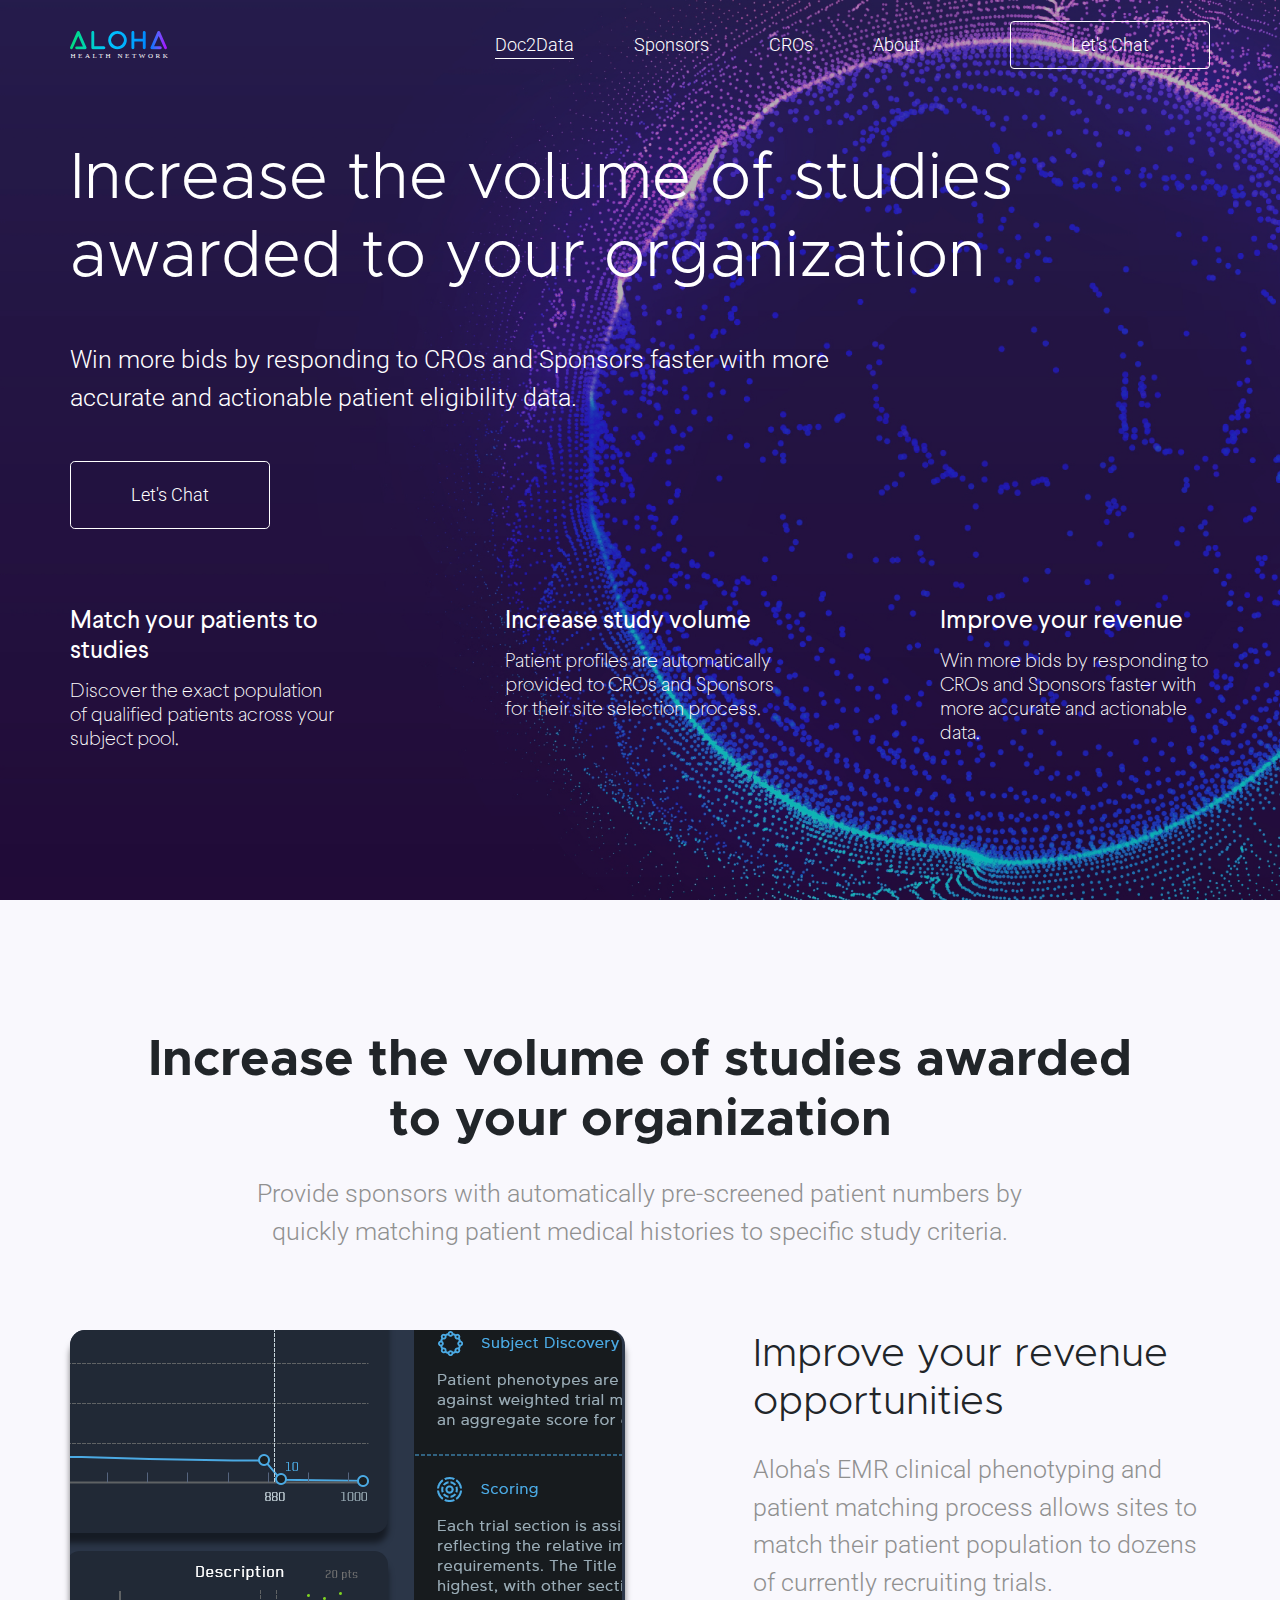
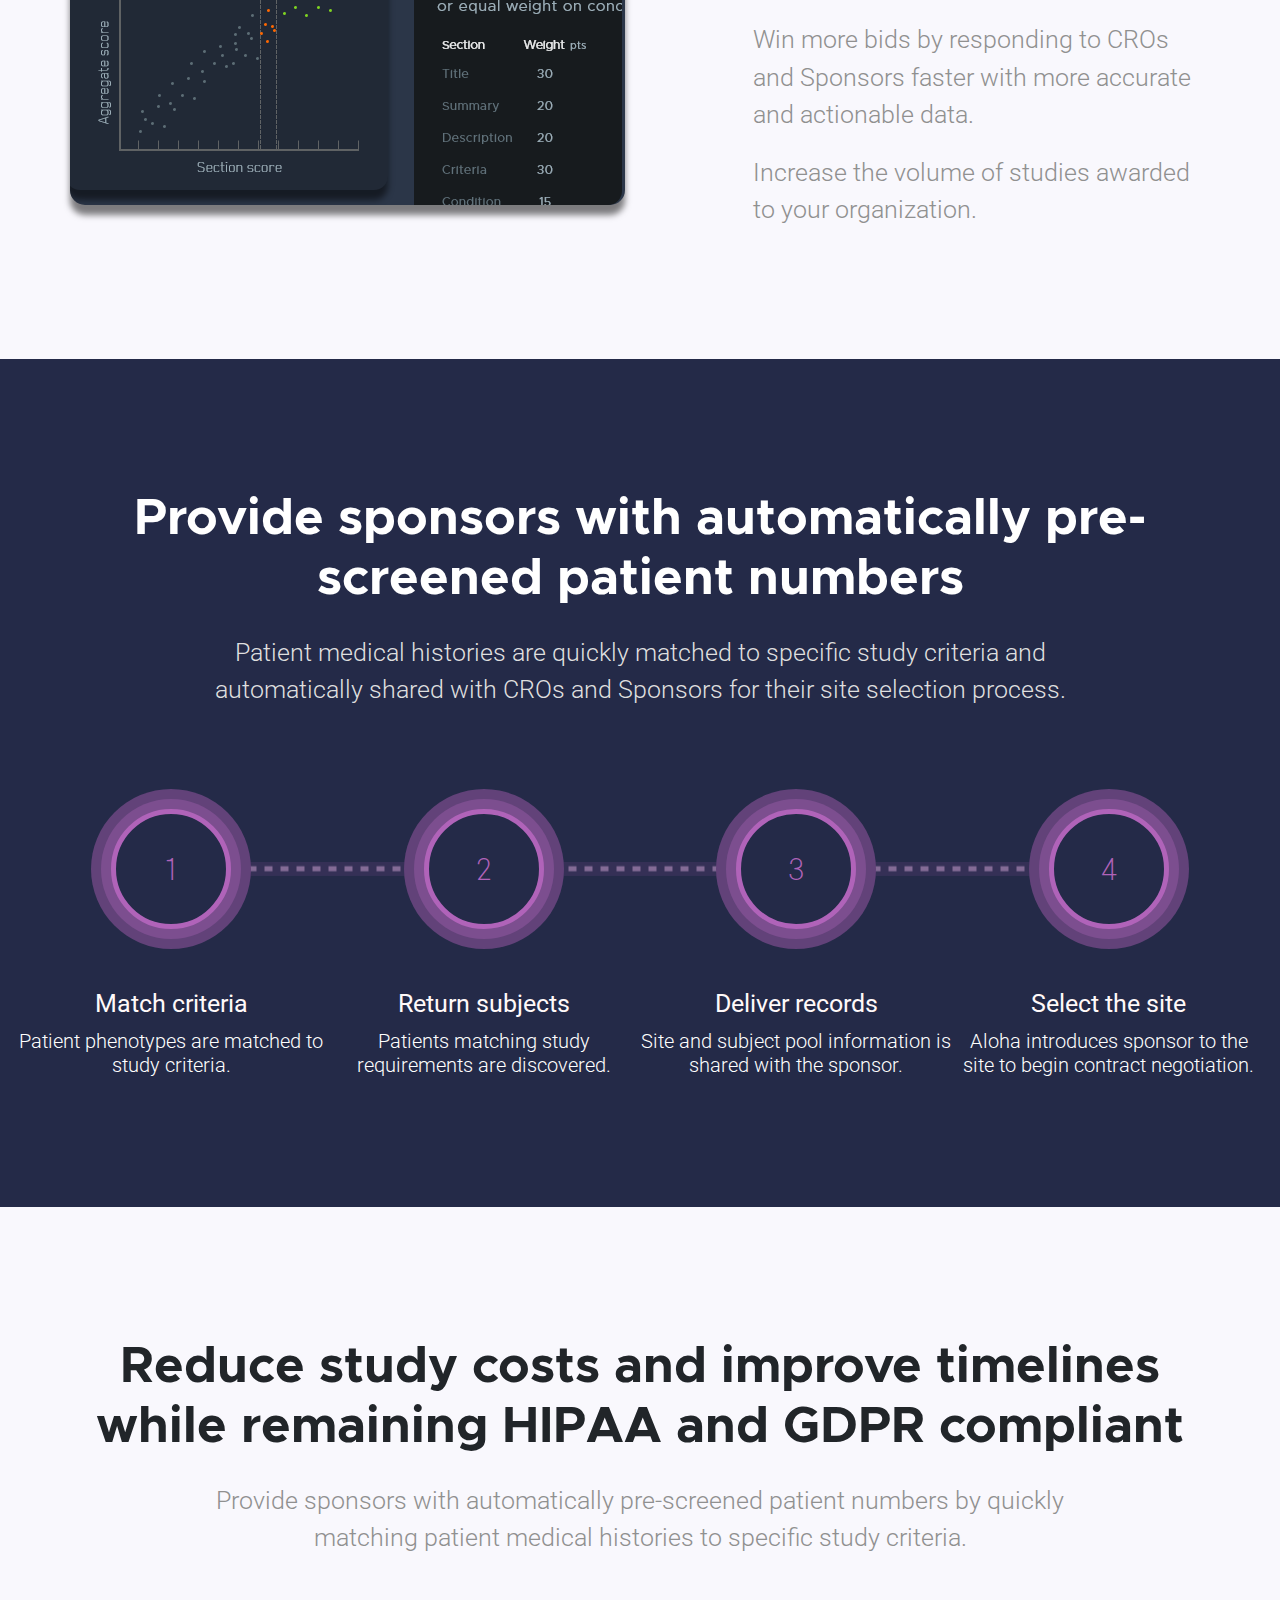
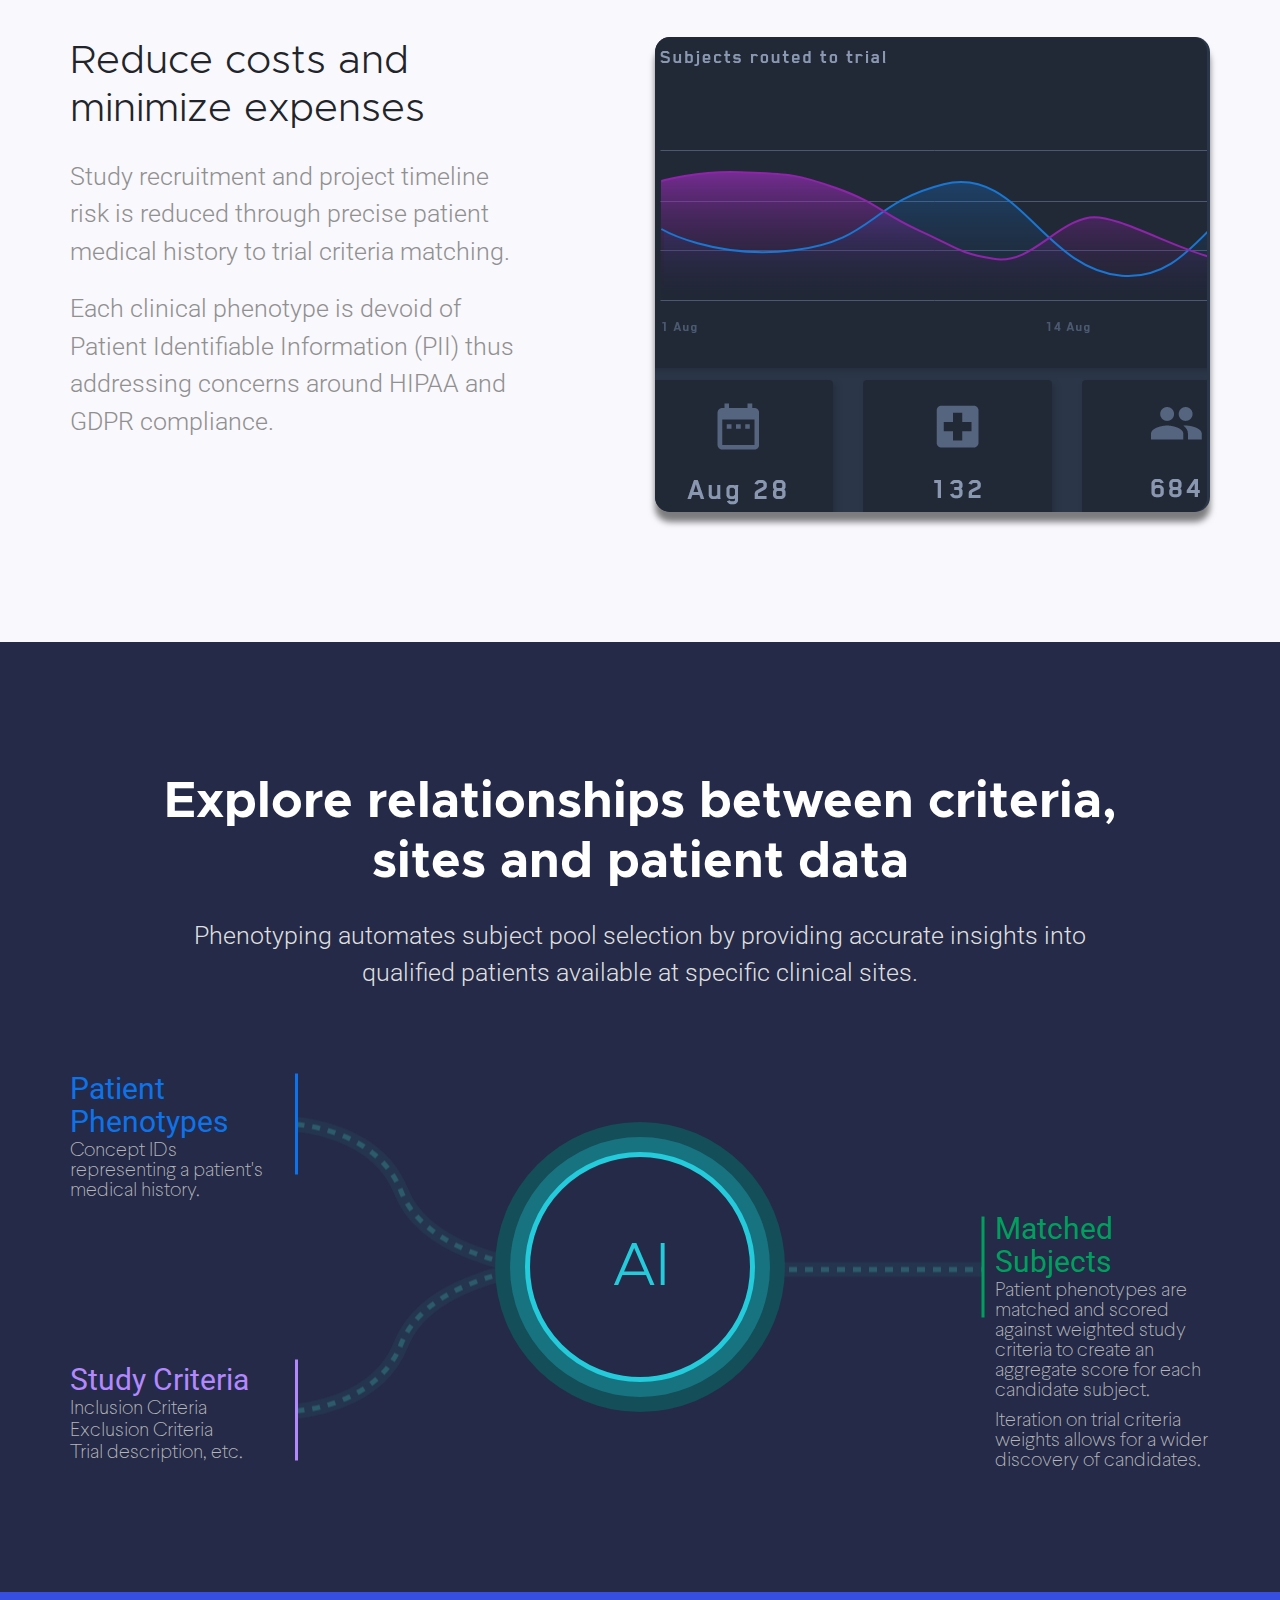
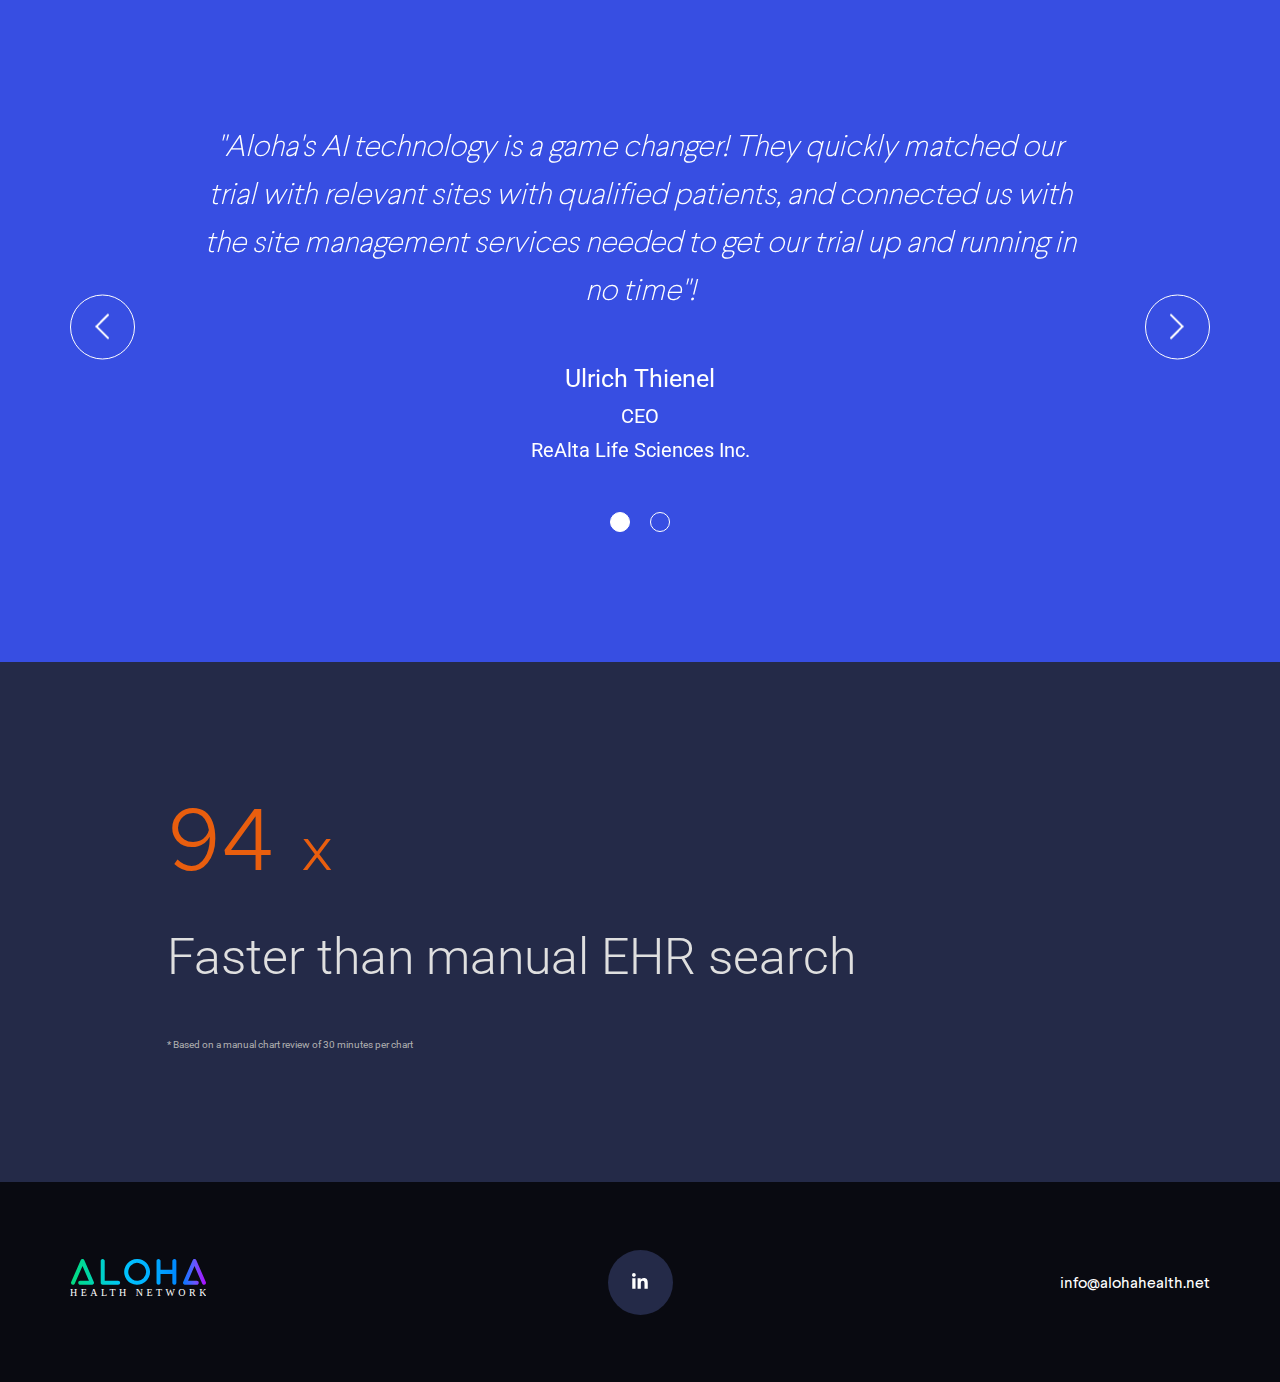
<file: clinical-sites.html>
<!doctype html>
<html lang="en">
<head>

<link rel="shortcut icon" href="images/favicon.png" type="image/png" />
<meta charset="utf-8">
<meta
      name="description"
      content="Aloha Health Network applies artificial intelligence to site selection, feasibility and patient screening allowing you to route patients to studies faster!"
    />

    <meta
      name="keywords"
      content="life sciences, data analytics, big data, machine learning, clinical trials, sponsors, cro, pharma, pharmaceutical, study startup, site selection, site feasibility, patient pre-screening"
    />

<meta charset="utf-8">
<meta name="viewport" content="width=device-width, initial-scale=1, shrink-to-fit=no">
<!--Bootstrap CSS-->
<link rel="stylesheet" href="css/bootstrap.min.css">
<!--Roboto Font CSS-->
<link rel="preconnect" href="https://fonts.gstatic.com">
<link href="https://fonts.googleapis.com/css2?family=Roboto:wght@300;400&display=swap" rel="stylesheet">
<!--Swiper CSS-->
<link rel="stylesheet" href="css/swiper-bundle.min.css" />
<!--Custom CSS-->
<link rel="stylesheet" href="css/style.css">
<title>Aloha Health Network | Solutions for clinical sites</title>

<!-- Global site tag (gtag.js) - Google Analytics -->
<script async src="https://www.googletagmanager.com/gtag/js?id=UA-145819187-2"></script>
<script>
  window.dataLayer = window.dataLayer || [];
  function gtag(){dataLayer.push(arguments);}
  gtag('js', new Date());
  gtag('config', 'UA-145819187-2');
</script>

</head>
<body>

<section class="hero d-flex flex-column">

<div class="hero-bg hero-bg-4"></div>

<header class="header d-flex align-items-center">
<div class="container d-flex align-items-center justify-content-between">

<a href="index.html" class="logo d-flex"><img src="images/logoHeader.svg" alt="" class="d-block"></a>

<div class="header-content d-flex align-items-center">
<nav class="menu">
<ul class="d-sm-flex align-items-center">
<li><a href="index.html" class="active"><span>Doc2Data</span></a></li>
<li><a href="sponsors.html"><span>Sponsors</span></a></li>
<li><a href="CROs.html"><span>CROs</span></a></li>
<li><a href="team.html"><span>About</span></a></li>
</ul>
</nav>
<a href="https://mailchi.mp/protonmail/aloha-health-network-contact" target="_blank" class="btn btn-o btn-white d-none d-md-block"><span>Let's Chat</span></a>
<div class="nav-icon d-lg-none d-flex align-items-center"><span class="flex-grow-1"></span></div>
</div>

</div>
</header><!--//End Header-->

<div class="hero-content flex-grow-1 d-flex">
<div class="container d-flex flex-column">
<div class="hero-content-block">
<div class="row">
<div class="col-lg-10 col-md-8 col-sm-10">
<h1>Increase the volume of studies awarded to your organization</h1>
<div class="hero-article-content">
<p>Win more bids by responding to CROs and Sponsors faster with more <br/> accurate and actionable patient eligibility data.</p>
</div>
<a href="https://mailchi.mp/protonmail/aloha-health-network-contact" target="_blank" class="btn btn-lg btn-o btn-white"><span>Let's Chat</span></a>
</div>
</div>
</div>
<div class="hero-content-block">
<div class="container p-0">
<div class="row g-0 justify-content-between">
<div class="col-sm-auto p-0 column d-flex">
<div class="hero-block flex-grow-1 d-flex flex-column">
<h5>Match your patients to studies</h5>
<div class="hero-block-content flex-grow-1">
<h6>Discover the exact population of qualified patients across your subject pool.</h6>
</div>
</div>
</div>
<div class="col-sm-auto p-0 column d-flex">
<div class="hero-block flex-grow-1 d-flex flex-column">
<h5>Increase study volume</h5>
<div class="hero-block-content flex-grow-1">
<h6>Patient profiles are automatically provided to CROs and Sponsors for their site selection process.</h6>
</div>
</div>
</div>
<div class="col-sm-auto p-0 column d-flex">
<div class="hero-block flex-grow-1 d-flex flex-column">
<h5>Improve your revenue</h5>
<div class="hero-block-content flex-grow-1">
<h6>Win more bids by responding to CROs and Sponsors faster with more accurate and actionable data.</h6>
</div>
</div>
</div>
</div>
</div>
</div>
</div>
</div>

</section><!--//End Hero-->

<section class="section">
<div class="container">

<div class="section-header text-center">
<div class="row justify-content-center">
<div class="col-xl-11">
<h2>Increase the volume of studies awarded to your organization</h2>
<div class="section-header-block">
<p>Provide sponsors with automatically pre-screened patient numbers by quickly matching patient medical histories to specific study criteria.</p>
</div>
</div>
</div>
</div>

<div class="section-content">

<div class="row rows">
<div class="col-lg-6 col-md-6 columns d-none d-md-block">
<figure class="article-images"><img src="images/img-8.png" alt="" class="d-block"></figure>
</div>
<div class="col-lg-5 offset-lg-1 col-md-6 columns d-flex">
<article class="article flex-grow-1 d-flex flex-column text-center text-md-start">
<div class="article-header">
<h3>Improve your revenue opportunities</h3>
</div>
<div class="article-content flex-grow-1">
<p>Aloha's EMR clinical phenotyping and patient matching process allows sites to match their patient population to dozens of currently recruiting trials.</p>
<p>Win more bids by responding to CROs and Sponsors faster with more accurate and actionable data.</p>
<p>Increase the volume of studies awarded to your organization.</p>
</div>
</article>
</div>
</div>

</div>

</div>
</section><!--//End Section-->

<section class="section primary-bg-section">

<div class="section-header text-center">
<div class="container">
<div class="row justify-content-center">
<div class="col-xl-12">
<h2>Provide sponsors with automatically pre-screened patient numbers</h2>
<div class="section-header-block">
<p>Patient medical histories are quickly matched to specific study criteria and automatically shared with CROs and Sponsors for their site selection process.</p>
</div>
</div>
</div>
</div>
</div>

<div class="section-content">
<div class="process">
<div class="container-fluid">
<div class="process-content">
<div class="row rows">

<div class="col-md-3 columns">
<div class="process-item">
<div class="process-item-block d-flex justify-content-center">
<div class="process-icon">
<div class="process-icon-text"><span>1</span></div>
</div>
</div>
<div class="process-item-block text-center">
<h5>Match criteria</h5>
<h6>Patient phenotypes are <br/> matched to study criteria.</h6>
</div>
</div>
</div>

<div class="col-md-3 columns">
<div class="process-item">
<div class="process-item-block d-flex justify-content-center">
<div class="process-icon">
<div class="process-icon-text"><span>2</span></div>
</div>
</div>
<div class="process-item-block text-center">
<h5>Return subjects</h5>
<h6>Patients matching study <br/> requirements are discovered.</h6>
</div>
</div>
</div>

<div class="col-md-3 columns">
<div class="process-item">
<div class="process-item-block d-flex justify-content-center">
<div class="process-icon">
<div class="process-icon-text"><span>3</span></div>
</div>
</div>
<div class="process-item-block text-center">
<h5>Deliver records</h5>
<h6>Site and subject pool information <br/> is shared with the sponsor.</h6>
</div>
</div>
</div>

<div class="col-md-3 columns">
<div class="process-item">
<div class="process-item-block d-flex justify-content-center">
<div class="process-icon">
<div class="process-icon-text"><span>4</span></div>
</div>
</div>
<div class="process-item-block text-center">
<h5>Select the site</h5>
<h6>Aloha introduces sponsor to the site <br/> to begin contract negotiation.</h6>
</div>
</div>
</div>

</div>
</div>
</div>
</div>
</div>

</section><!--//End Section-->

<section class="section">
<div class="container">

<div class="section-header text-center">
<div class="row justify-content-center">
<div class="col-xl-12">
<h2>Reduce study costs and improve timelines while remaining HIPAA and GDPR compliant</h2>
<div class="section-header-block">
<p>Provide sponsors with automatically pre-screened patient numbers by quickly matching patient medical histories to specific study criteria.</p>
</div>
</div>
</div>
</div>

<div class="section-content">

<div class="row rows">
<div class="col-lg-5 col-md-6 columns d-flex">
<article class="article flex-grow-1 d-flex flex-column text-center text-md-start">
<div class="article-header">
<h3>Reduce costs and minimize expenses</h3>
</div>
<div class="article-content flex-grow-1">
<p>Study recruitment and project timeline risk is reduced through precise patient medical history to trial criteria matching.</p>
<p>Each clinical phenotype is devoid of Patient Identifiable Information (PII) thus addressing concerns around HIPAA and GDPR compliance.</p>
</div>
</article>
</div>
<div class="col-lg-6 offset-lg-1 col-md-6 columns d-none d-md-block">
<figure class="article-images"><img src="images/img-9.png" alt="" class="d-block"></figure>
</div>
</div>

</div>

</div>
</section><!--//End Section-->

<section class="section nlp-section primary-bg-section">
<div class="container">

<div class="section-header text-center">
<div class="row justify-content-center">
<div class="col-xl-12">
<h2>Explore relationships between criteria, <br>sites and patient data</h2>
<div class="section-header-block">
<p>Phenotyping automates subject pool selection by providing accurate insights into qualified patients available at specific clinical sites.</p>
</div>
</div>
</div>
</div>

<div class="section-content">
<div class="nlp d-lg-flex justify-content-center">

<div class="nlp-content-wrap d-flex justify-content-between">

<div class="nlp-content nlp-content-left-top">
<h4>Patient Phenotypes</h4>
<h6>Concept IDs representing a patient's medical history.
</h6>
</div>

<div class="nlp-content nlp-content-left-bottom">
<h4>Study Criteria</h4>
<h6>Inclusion Criteria</h6>
<h6>Exclusion Criteria</h6>
<h6>Trial description, etc.</h6>
</div>

</div>

<div class="nlp-icon-block flex-grow-1 d-lg-flex align-items-center justify-content-center">
<img src="images/nlp-left.png" alt="" class="nlp-img-left d-none d-lg-block">
<img src="images/nlp-right.png" alt="" class="nlp-img-right d-none d-lg-block">
<img src="images/nlp-mobile.png" alt="" class="nlp-img-mobile m-auto d-block d-lg-none">
<div class="nlp-icon">
<div class="nlp-icon-text">
<span>AI</span>
</div>
</div>
</div>

<div class="nlp-content nlp-content-right">
<h4>Matched Subjects</h4>
<h6>
Patient phenotypes are matched and scored against weighted study criteria to create an aggregate score for each candidate subject.
</h6>
<h6>
Iteration on trial criteria weights allows for a wider discovery of candidates.
</h6>
</div>

</div>
</div>

</div>
</section><!--//End Section-->

<section class="section testimonial-section">
<div class="container">
<div class="testimonial-slider-wrap">
<div class="swiper-container testimonial-slider">
<div class="swiper-wrapper">

<div class="swiper-slide">
<div class="testimonial">
<h4>"Aloha's AI technology is a game changer! They quickly matched our trial with relevant sites with qualified patients, and connected us with the site management services needed to get our trial up and running in no time"!</h4>
<div class="testimonial-footer text-center">
<h5>Ulrich Thienel</h5>
<h6>CEO</h6>
<h6>ReAlta Life Sciences Inc.</h6>
</div>
</div>
</div>

<div class="swiper-slide">
<div class="testimonial">
<h4>"Aloha's AI phenotyping process and site-to-trial matching service has allowed us to find the optimal trials for my site network. In addition, their automated patient pre-screening saves us much time and money and increases our margins."</h4>
<div class="testimonial-footer text-center">
<h5>Brad Hightower</h5>
<h6>CEO</h6>
<h6>Hightower Clinical</h6>
</div>
</div>
</div>

</div>
<div class="swiper-pagination"></div>
</div>
<div class="slider-arrow slider-arrow-left"><img src="images/alider-angle-left.png" alt="" class="d-block"></div>
<div class="slider-arrow slider-arrow-right"><img src="images/alider-angle-right.png" alt="" class="d-block"></div>
</div>
</div>
</section><!--//End Section-->

<section class="section primary-bg-section">
<div class="container">
<div class="section-content">
<div class="counter-list">
<div class="row justify-content-center">
<div class="col-lg-10">
<div class="count count-auto text-center text-md-start">
<h1>94 <span>x</span></h1>
<h2>Faster than manual EHR search</h2>
<div class="counter-footer">* Based on a manual chart review of 30 minutes per chart   </div>
</div>
</div>
</div>
</div>
</div>
</div>
</section><!--//End Section-->

<footer class="footer d-flex align-items-center">
<div class="container">
<div class="row rows align-items-center justify-content-between">
<div class="col-sm columns text-center text-sm-start">
<a href="#" class="logo"><img src="images/logoFooter.svg" alt="" class="d-block"></a>
</div>
<div class="col-sm-auto columns text-center">
<div class="social-media d-flex align-items-center justify-content-center"><a href="https://www.linkedin.com/company/aloha-health-network/" target="_blank"><i class="fab fa-linkedin-in"></i></a></div>
</div>
<div class="col-sm columns text-center text-sm-end">
<a href="#" class="link">info@alohahealth.net</a>
</div>
</div>
</div>
</footer><!--//End Footer-->

<!--jQuery JS-->
<script src="js/jquery-latest.min.js"></script>
<!--Fontawesome JS-->
<script src="js/all.min.js"></script>
<!--Swiper JS-->
<script src="js/swiper-bundle.min.js"></script>
<!--Custom JS-->
<script src="js/custom.js"></script>
</body>
</html>
</file>
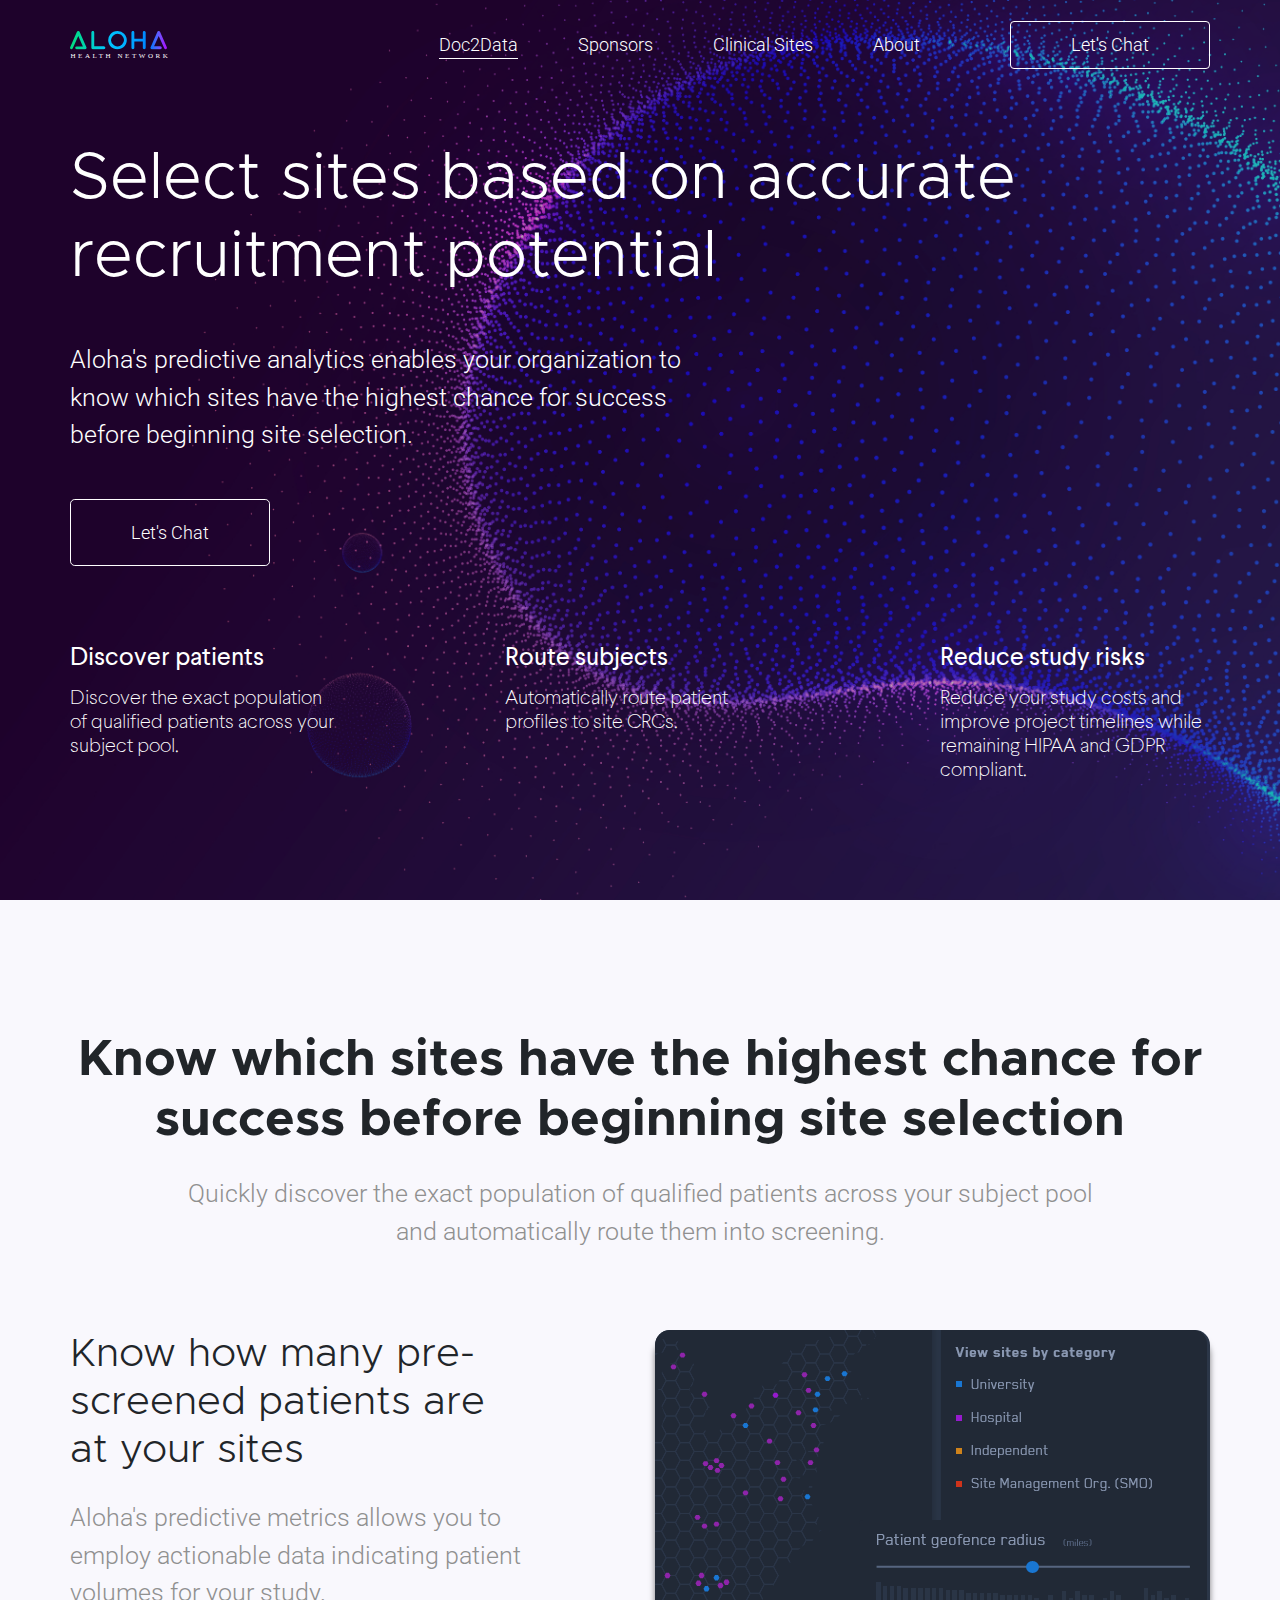
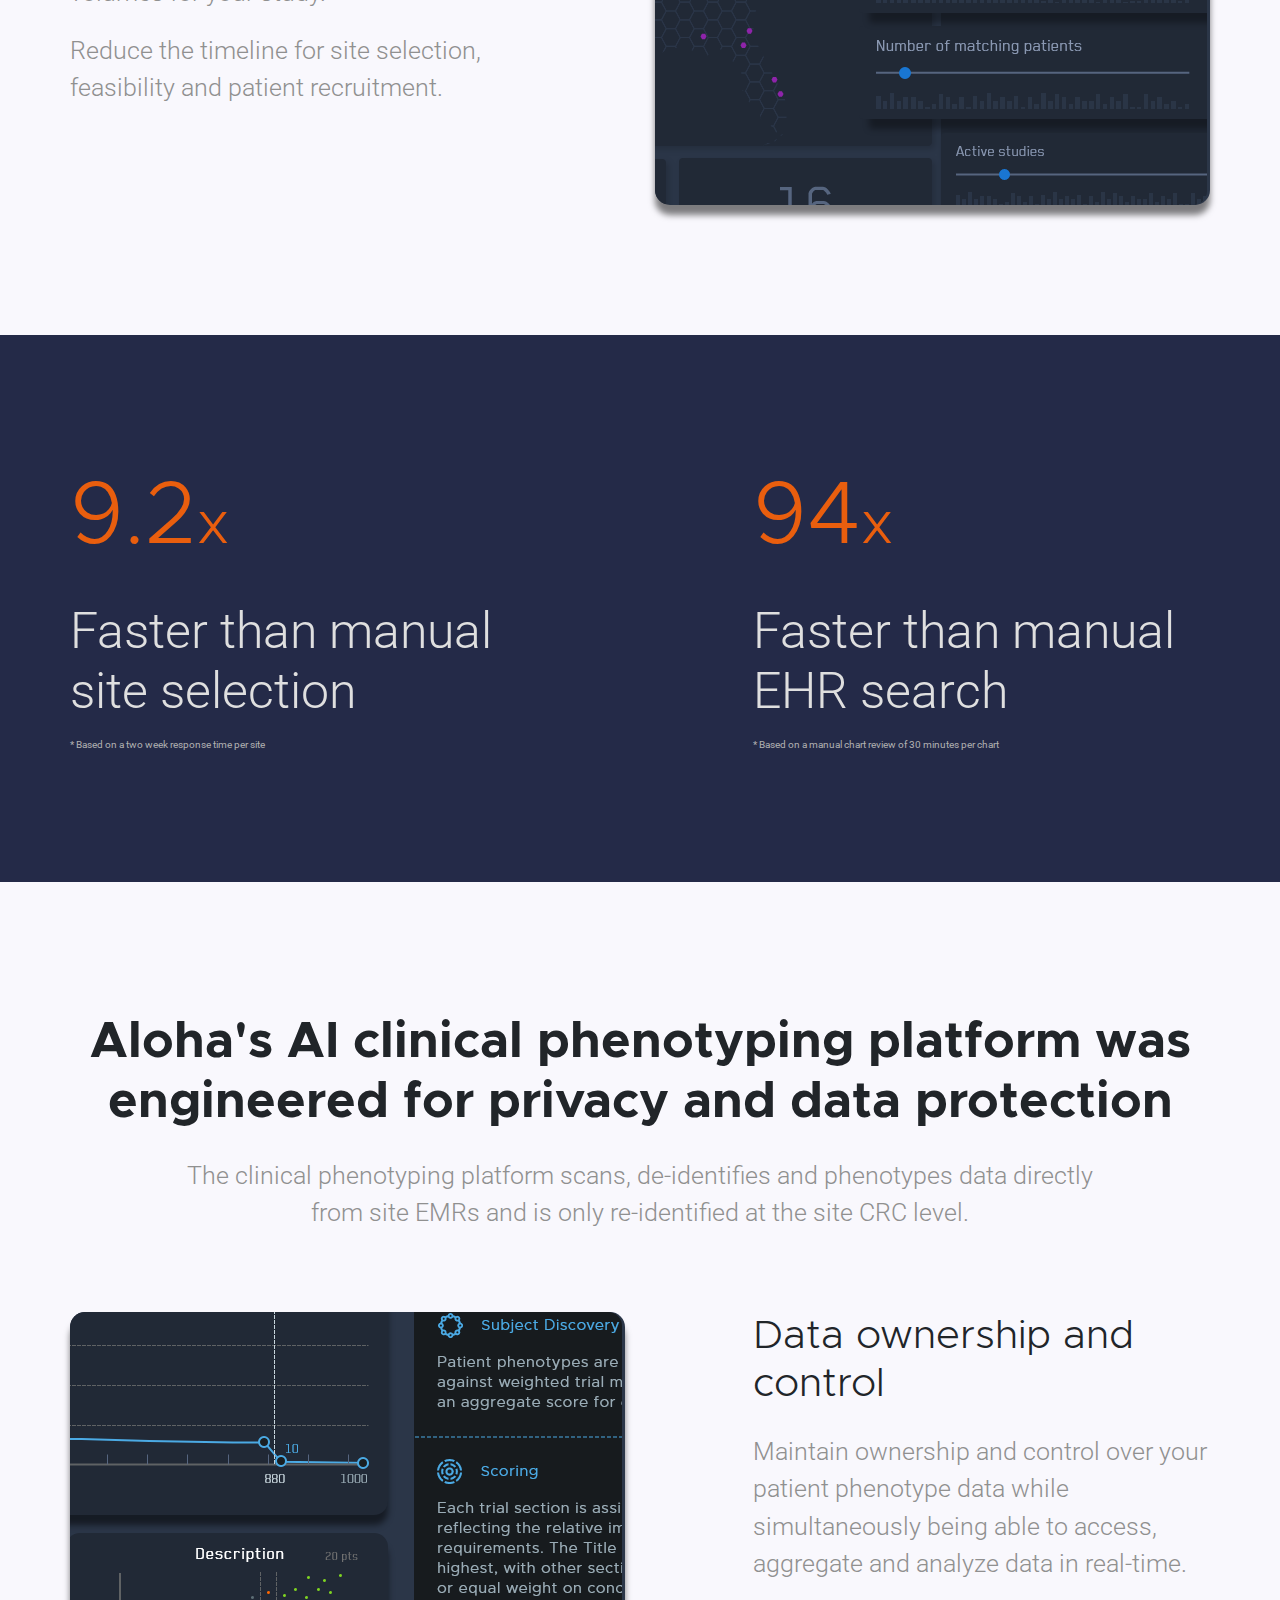
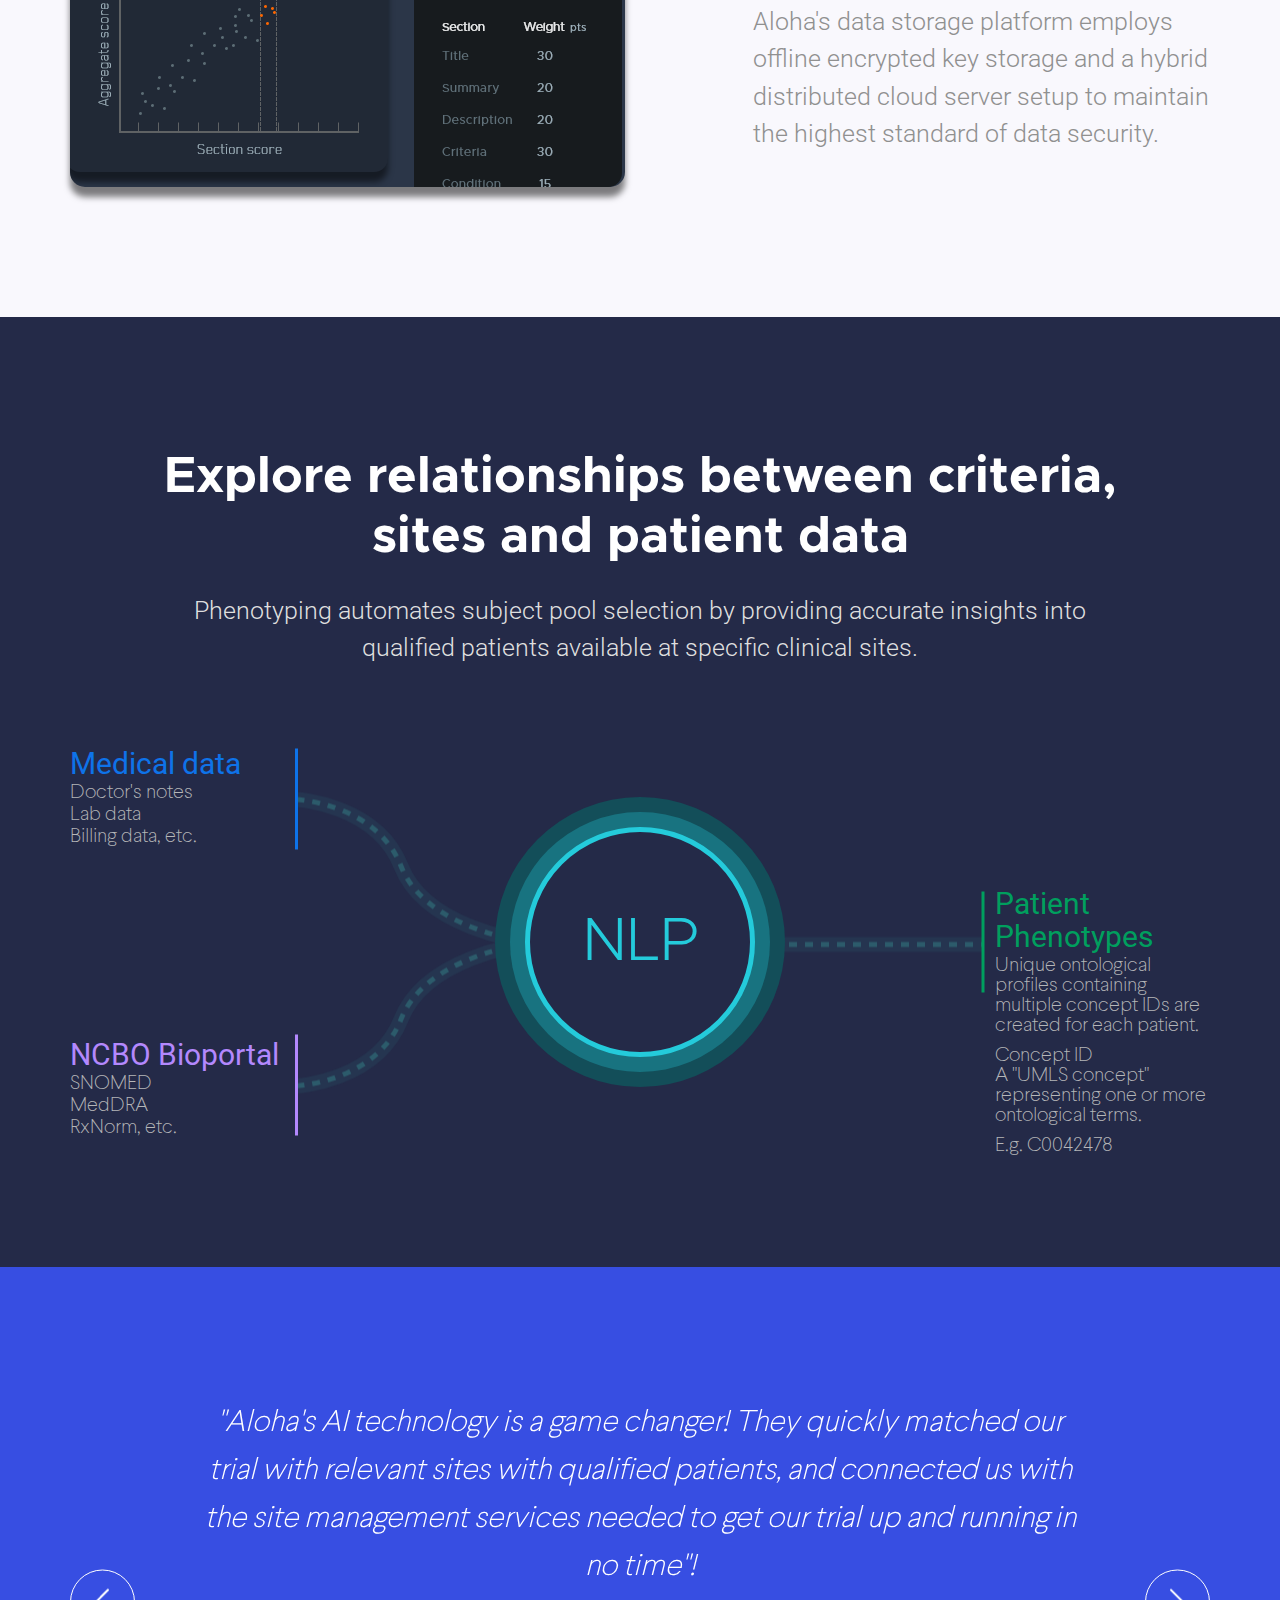
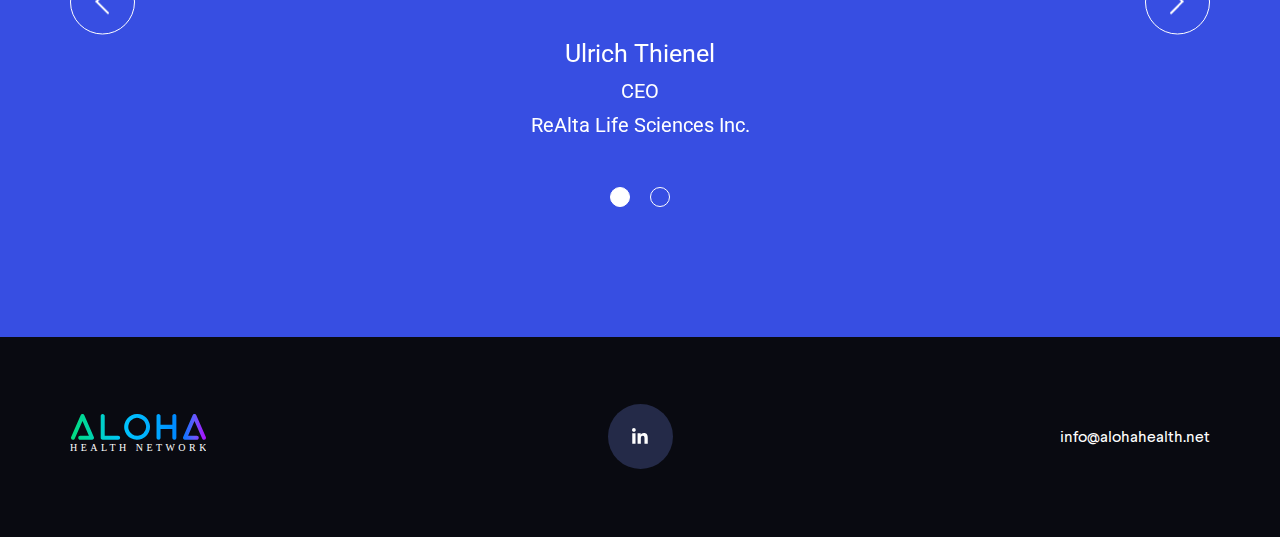
<file: CROs.html>
<!doctype html>
<html lang="en">
<head>
<link rel="shortcut icon" href="images/favicon.png" type="image/png" />
<meta charset="utf-8">
<meta
      name="description"
      content="Aloha Health Network applies artificial intelligence to site selection, feasibility and patient screening allowing you to route patients to studies faster."
    />

    <meta
      name="keywords"
      content="life sciences, data analytics, big data, machine learning, clinical trials, sponsors, cro, pharma, pharmaceutical, study startup, site selection, site feasibility, patient pre-screening"
    />
<meta charset="utf-8">
<meta name="viewport" content="width=device-width, initial-scale=1, shrink-to-fit=no">
<!--Bootstrap CSS-->
<link rel="stylesheet" href="css/bootstrap.min.css">
<!--Roboto Font CSS-->
<link rel="preconnect" href="https://fonts.gstatic.com">
<link href="https://fonts.googleapis.com/css2?family=Roboto:wght@300;400&display=swap" rel="stylesheet">
<!--Swiper CSS-->
<link rel="stylesheet" href="css/swiper-bundle.min.css" />
<!--Custom CSS-->
<link rel="stylesheet" href="css/style.css">
<title>Aloha Health Network | Solutions for CROs</title>
      
<!-- Global site tag (gtag.js) - Google Analytics -->
<script async src="https://www.googletagmanager.com/gtag/js?id=UA-145819187-2"></script>
<script>
  window.dataLayer = window.dataLayer || [];
  function gtag(){dataLayer.push(arguments);}
  gtag('js', new Date());
  gtag('config', 'UA-145819187-2');
</script>      
      
</head>
<body>

<section class="hero d-flex flex-column">

<div class="hero-bg hero-bg-3"></div>

<header class="header d-flex align-items-center">
<div class="container d-flex align-items-center justify-content-between">

<a href="index.html" class="logo d-flex"><img src="images/logoHeader.svg" alt="" class="d-block"></a>

<div class="header-content d-flex align-items-center">
<nav class="menu">
<ul class="d-sm-flex align-items-center">
<li><a href="index.html" class="active"><span>Doc2Data</span></a></li>
<li><a href="sponsors.html"><span>Sponsors</span></a></li>
<li><a href="clinical-sites.html"><span>Clinical Sites</span></a></li>
<li><a href="team.html"><span>About</span></a></li>
</ul>
</nav>
<a href="https://mailchi.mp/protonmail/aloha-health-network-contact" target="_blank" class="btn btn-o btn-white d-none d-md-block"><span>Let's Chat</span></a>
<div class="nav-icon d-lg-none d-flex align-items-center"><span class="flex-grow-1"></span></div>
</div>

</div>
</header><!--//End Header-->

<div class="hero-content flex-grow-1 d-flex">
<div class="container d-flex flex-column">
<div class="hero-content-block">
<div class="row">
<div class="col-lg-10 col-md-8 col-sm-10">
<h1>Select sites based on accurate recruitment potential</h1>
<div class="hero-article-content">
<p>Aloha's predictive analytics enables your organization to <br/> know which sites have the highest chance for success <br/> before beginning site selection.</p>
</div>
<a href="https://mailchi.mp/protonmail/aloha-health-network-contact" target="_blank" class="btn btn-lg btn-o btn-white"><span>Let's Chat</span></a>
</div>
</div>
</div>
<div class="hero-content-block">
<div class="container p-0">
<div class="row g-0 justify-content-between">
<div class="col-sm-auto p-0 column d-flex">
<div class="hero-block flex-grow-1 d-flex flex-column">
<h5>Discover patients</h5>
<div class="hero-block-content flex-grow-1">
<h6>Discover the exact population of qualified patients across your subject pool.</h6>
</div>
</div>
</div>
<div class="col-sm-auto p-0 column d-flex">
<div class="hero-block flex-grow-1 d-flex flex-column">
<h5>Route subjects</h5>
<div class="hero-block-content flex-grow-1">
<h6>Automatically route patient profiles to site CRCs.</h6>
</div>
</div>
</div>
<div class="col-sm-auto p-0 column d-flex">
<div class="hero-block flex-grow-1 d-flex flex-column">
<h5>Reduce study risks</h5>
<div class="hero-block-content flex-grow-1">
<h6>Reduce your study costs and improve project timelines while remaining HIPAA and GDPR compliant.</h6>
</div>
</div>
</div>
</div>
</div>
</div>
</div>
</div>

</section><!--//End Hero-->

<section class="section">
<div class="container">

<div class="section-header text-center">
<div class="row justify-content-center">
<div class="col-xl-12">
<h2>Know which sites have the highest chance for success before beginning site selection</h2>
<div class="section-header-block">
<p>Quickly discover the exact population of qualified patients across your subject pool and automatically route them into screening.</p>
</div>
</div>
</div>
</div>

<div class="section-content">

<div class="row rows">
<div class="col-lg-5 col-md-6 columns d-flex">
<article class="article flex-grow-1 d-flex flex-column text-center text-md-start">
<div class="article-header">
<h3>Know how many pre-screened patients are at your sites</h3>
</div>
<div class="article-content flex-grow-1">
<p>Aloha's predictive metrics allows you to employ actionable data indicating patient volumes for your study.</p>
<p>Reduce the timeline for site selection, feasibility and patient recruitment.</p>
</div>
</article>
</div>
<div class="col-lg-6 offset-lg-1 col-md-6 columns d-none d-md-block">
<figure class="article-images"><img src="images/img-6.png" alt="" class="d-block"></figure>
</div>
</div>

</div>

</div>
</section><!--//End Section-->

<section class="section primary-bg-section">
<div class="container">
<div class="section-content">
<div class="counter-list">
<div class="row rows justify-content-between">
<div class="col-md-5 columns">
<div class="count count-auto text-center text-md-start">
<h1>9.2<span>x</span></h1>
<h2>Faster than manual site selection</h2>
<div class="counter-footer mt-3">* Based on a two week response time per site</div>
</div>
</div>
<div class="col-md-5 columns">
<div class="count count-auto text-center text-md-start">
<h1>94<span>x</span></h1>
<h2>Faster than manual EHR search</h2>
<div class="counter-footer mt-3">* Based on a manual chart review of 30 minutes per chart</div>
</div>
</div>
</div>
</div>
</div>
</div>
</section><!--//End Section-->

<section class="section">
<div class="container">

<div class="section-header text-center">
<div class="row justify-content-center">
<div class="col-xl-12">
<h2>Aloha's AI clinical phenotyping platform was engineered for privacy and data protection</h2>
<div class="section-header-block">
<p>The clinical phenotyping platform scans, de-identifies and phenotypes data directly from site EMRs and is only re-identified at the site CRC level.</p>
</div>
</div>
</div>
</div>

<div class="section-content">

<div class="row rows">
<div class="col-lg-6 col-md-6 columns d-none d-md-block">
<figure class="article-images"><img src="images/img-7.png" alt="" class="d-block"></figure>
</div>
<div class="col-lg-5 offset-lg-1 col-md-6 columns d-flex">
<article class="article flex-grow-1 d-flex flex-column text-center text-md-start">
<div class="article-header">
<h3>Data ownership and control</h3>
</div>
<div class="article-content flex-grow-1">
<p>Maintain ownership and control over your patient phenotype data while simultaneously being able to access, aggregate and analyze data in real-time.</p>
<p>Aloha's data storage platform employs offline encrypted key storage and a hybrid distributed cloud server setup to maintain the highest standard of data security.</p>
</div>
</article>
</div>
</div>

</div>

</div>
</section><!--//End Section-->

<section class="section nlp-section primary-bg-section">
<div class="container">

<div class="section-header text-center">
<div class="row justify-content-center">
<div class="col-xl-12">
<h2>Explore relationships between criteria, <br>sites and patient data</h2>
<div class="section-header-block">
<p>Phenotyping automates subject pool selection by providing accurate insights into qualified patients available at specific clinical sites.</p>
</div>
</div>
</div>
</div>

<div class="section-content">
<div class="nlp d-lg-flex justify-content-center">

<div class="nlp-content-wrap d-flex justify-content-between">

<div class="nlp-content nlp-content-left-top">
<h4>Medical data</h4>
<h6>Doctor's notes</h6>
<h6>Lab data</h6>
<h6>Billing data, etc.</h6>
</div>

<div class="nlp-content nlp-content-left-bottom">
<h4>NCBO Bioportal</h4>
<h6>SNOMED</h6>
<h6>MedDRA</h6>
<h6>RxNorm, etc.</h6>
</div>

</div>

<div class="nlp-icon-block flex-grow-1 d-lg-flex align-items-center justify-content-center">
<img src="images/nlp-left.png" alt="" class="nlp-img-left d-none d-lg-block">
<img src="images/nlp-right.png" alt="" class="nlp-img-right d-none d-lg-block">
<img src="images/nlp-mobile.png" alt="" class="nlp-img-mobile m-auto d-block d-lg-none">
<div class="nlp-icon">
<div class="nlp-icon-text">
<span>NLP</span>
</div>
</div>
</div>

<div class="nlp-content nlp-content-right">
<h4>Patient Phenotypes</h4>
<h6>Unique ontological profiles  containing multiple concept IDs are created for each patient.</h6>
<h6>Concept ID <br/> A "UMLS concept" <br/> representing one or more ontological terms.
</h6>
<h6>E.g. C0042478</h6>
</div>

</div>
</div>

</div>
</section><!--//End Section-->

<section class="section testimonial-section">
<div class="container">
<div class="testimonial-slider-wrap">
<div class="swiper-container testimonial-slider">
<div class="swiper-wrapper">

<div class="swiper-slide">
<div class="testimonial">
<h4>"Aloha's AI technology is a game changer! They quickly matched our trial with relevant sites with qualified patients, and connected us with the site management services needed to get our trial up and running in no time"!</h4>
<div class="testimonial-footer text-center">
<h5>Ulrich Thienel</h5>
<h6>CEO</h6>
<h6>ReAlta Life Sciences Inc.</h6>
</div>
</div>
</div>

<div class="swiper-slide">
<div class="testimonial">
<h4>"Aloha's AI phenotyping process and site-to-trial matching service has allowed us to find the optimal trials for my site network. In addition, their automated patient pre-screening saves us much time and money and increases our margins."</h4>
<div class="testimonial-footer text-center">
<h5>Brad Hightower</h5>
<h6>CEO</h6>
<h6>Hightower Clinical</h6>
</div>
</div>
</div>

</div>
<div class="swiper-pagination"></div>
</div>
<div class="slider-arrow slider-arrow-left"><img src="images/alider-angle-left.png" alt="" class="d-block"></div>
<div class="slider-arrow slider-arrow-right"><img src="images/alider-angle-right.png" alt="" class="d-block"></div>
</div>
</div>
</section><!--//End Section-->

<footer class="footer d-flex align-items-center">
<div class="container">
<div class="row rows align-items-center justify-content-between">
<div class="col-sm columns text-center text-sm-start">
<a href="#" class="logo"><img src="images/logoFooter.svg" alt="" class="d-block"></a>
</div>
<div class="col-sm-auto columns text-center">
<div class="social-media d-flex align-items-center justify-content-center"><a href="https://www.linkedin.com/company/aloha-health-network/" target="_blank"><i class="fab fa-linkedin-in"></i></a></div>
</div>
<div class="col-sm columns text-center text-sm-end">
<a href="#" class="link">info@alohahealth.net</a>
</div>
</div>
</div>
</footer><!--//End Footer-->

<!--jQuery JS-->
<script src="js/jquery-latest.min.js"></script>
<!--Fontawesome JS-->
<script src="js/all.min.js"></script>
<!--Swiper JS-->
<script src="js/swiper-bundle.min.js"></script>
<!--Custom JS-->
<script src="js/custom.js"></script>
</body>
</html>
</file>
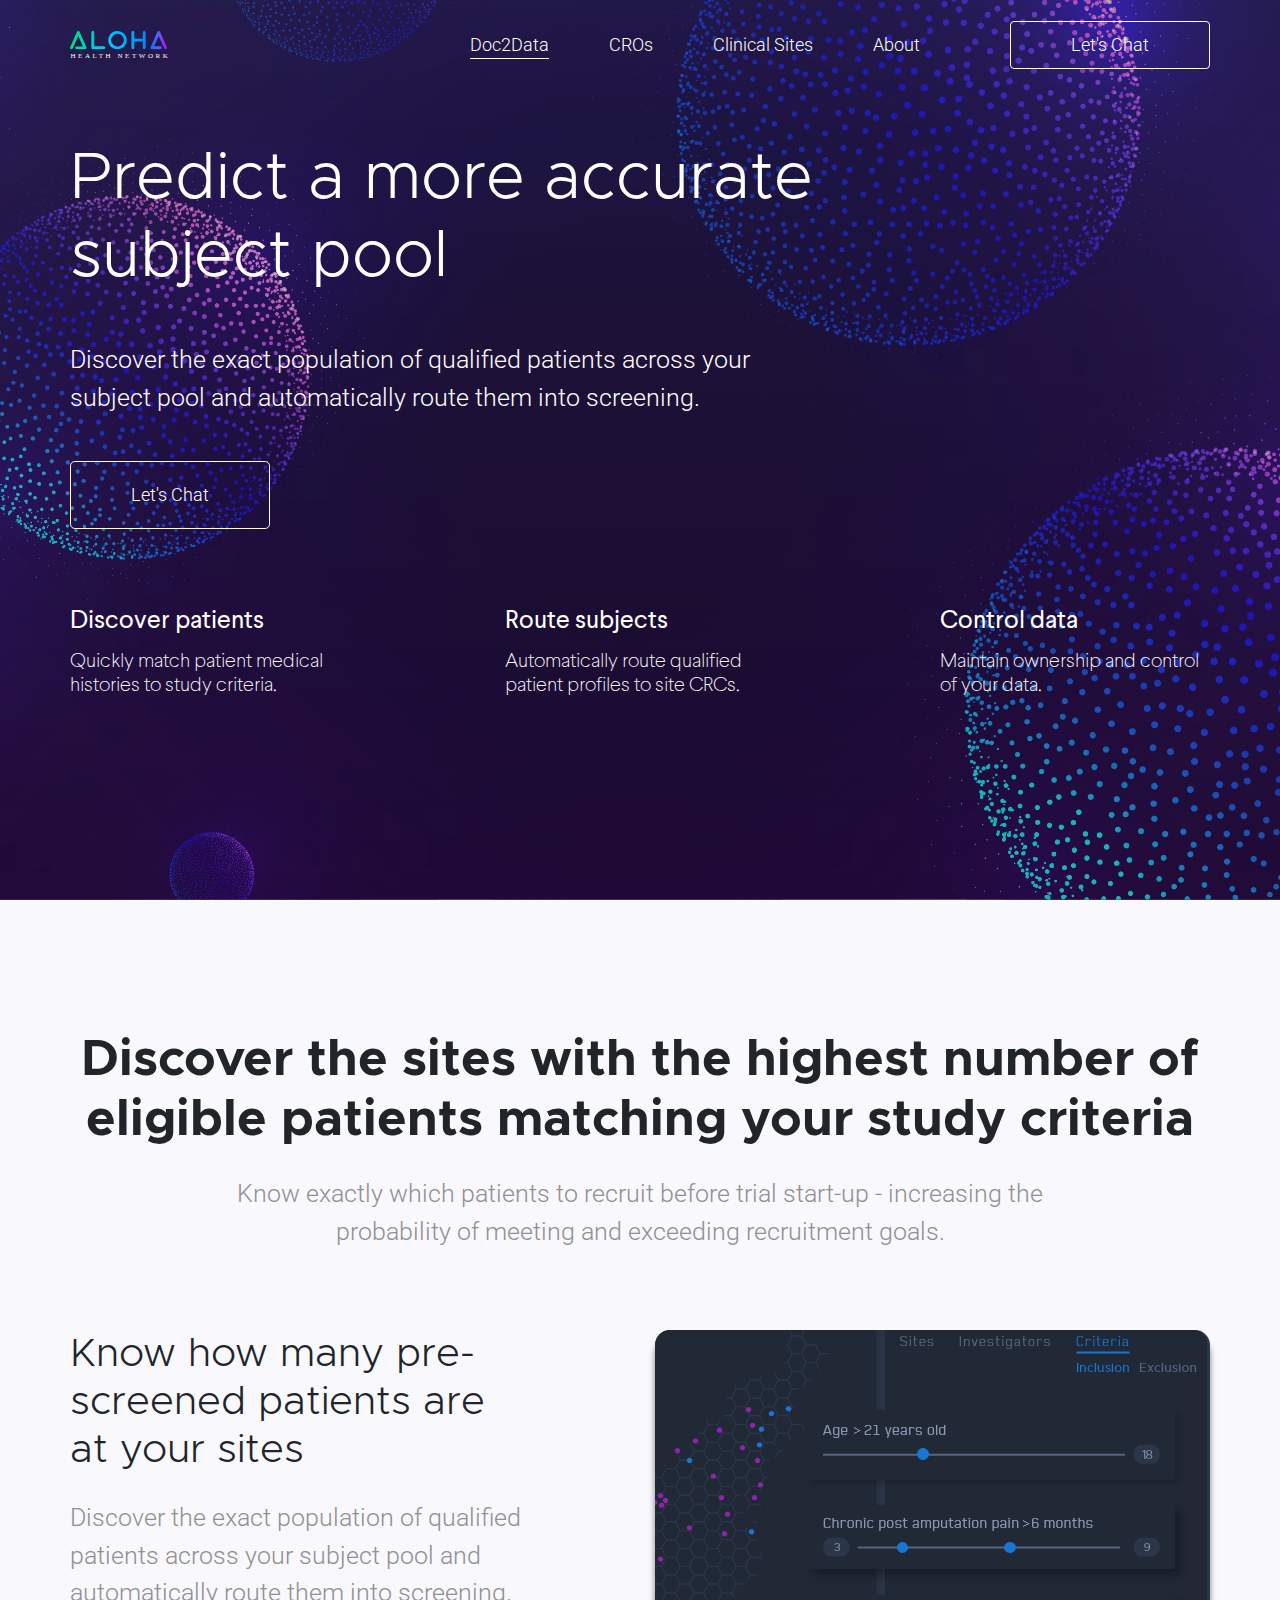
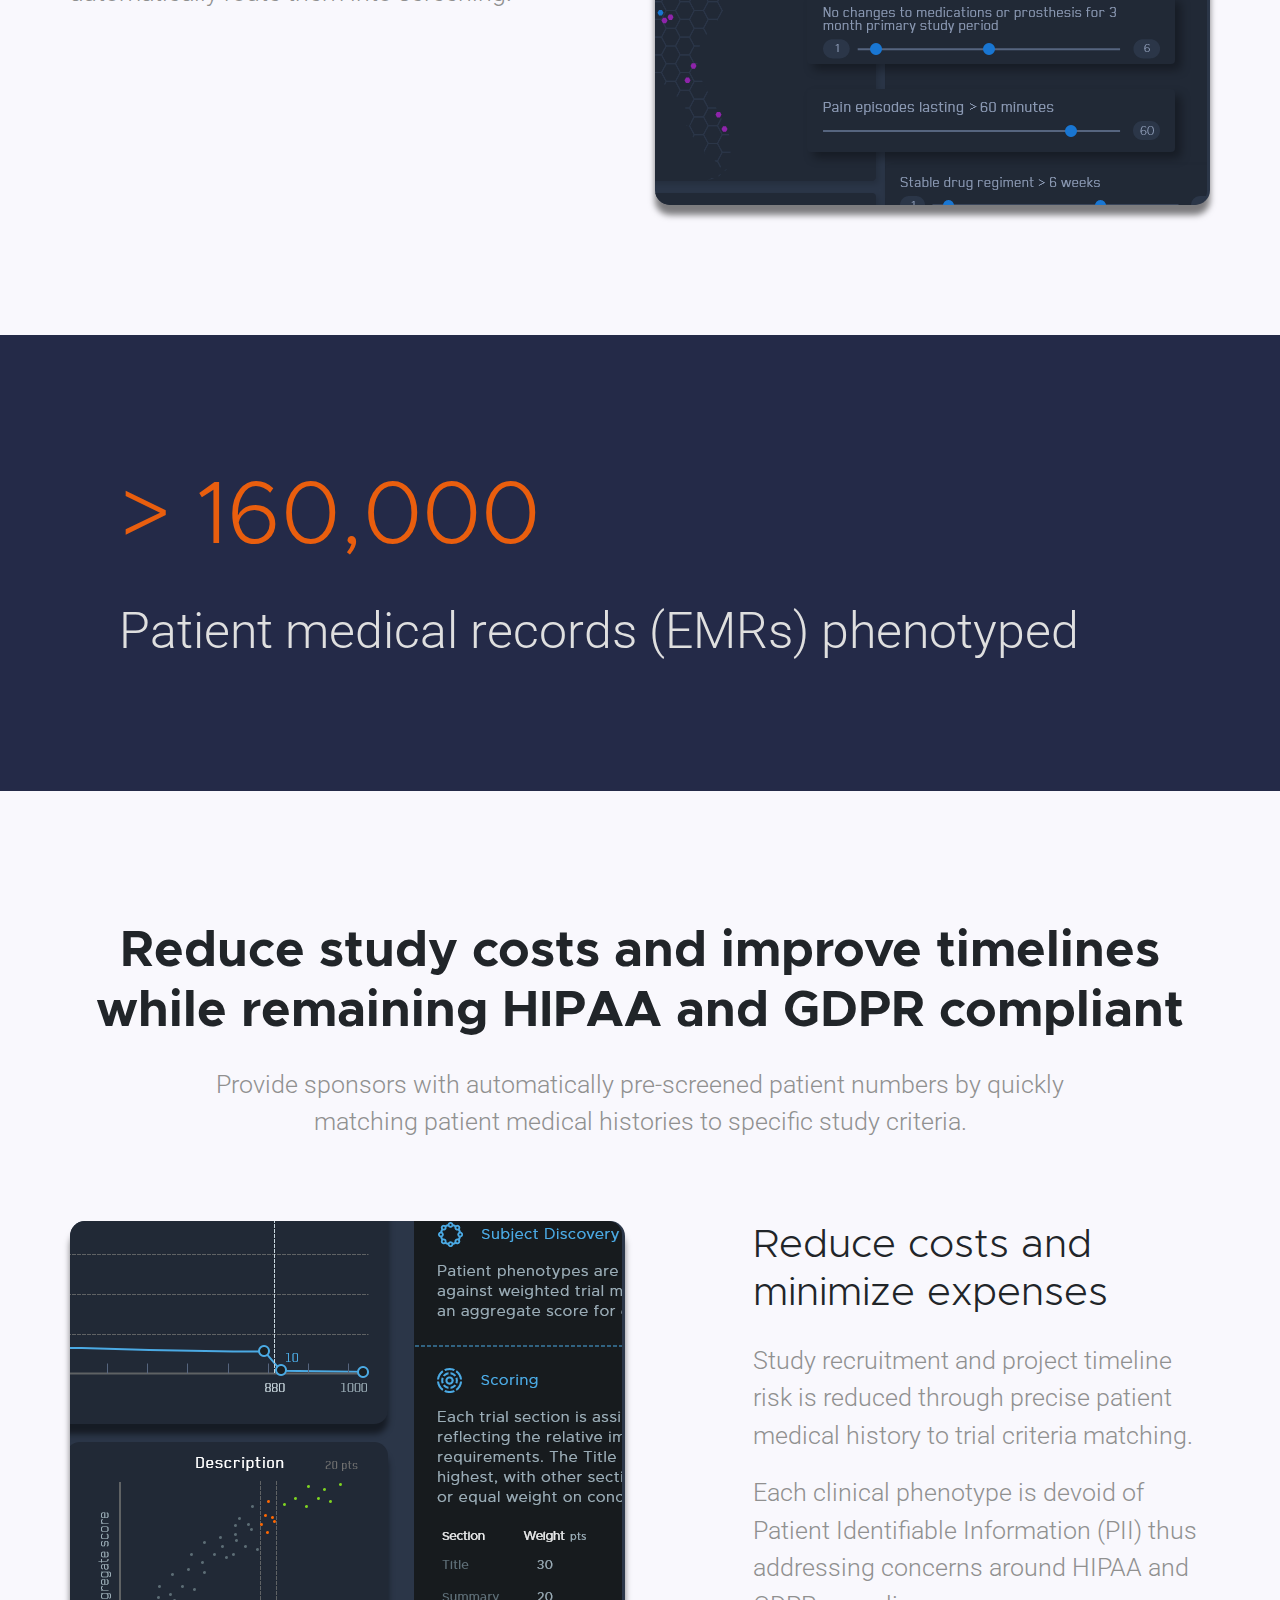
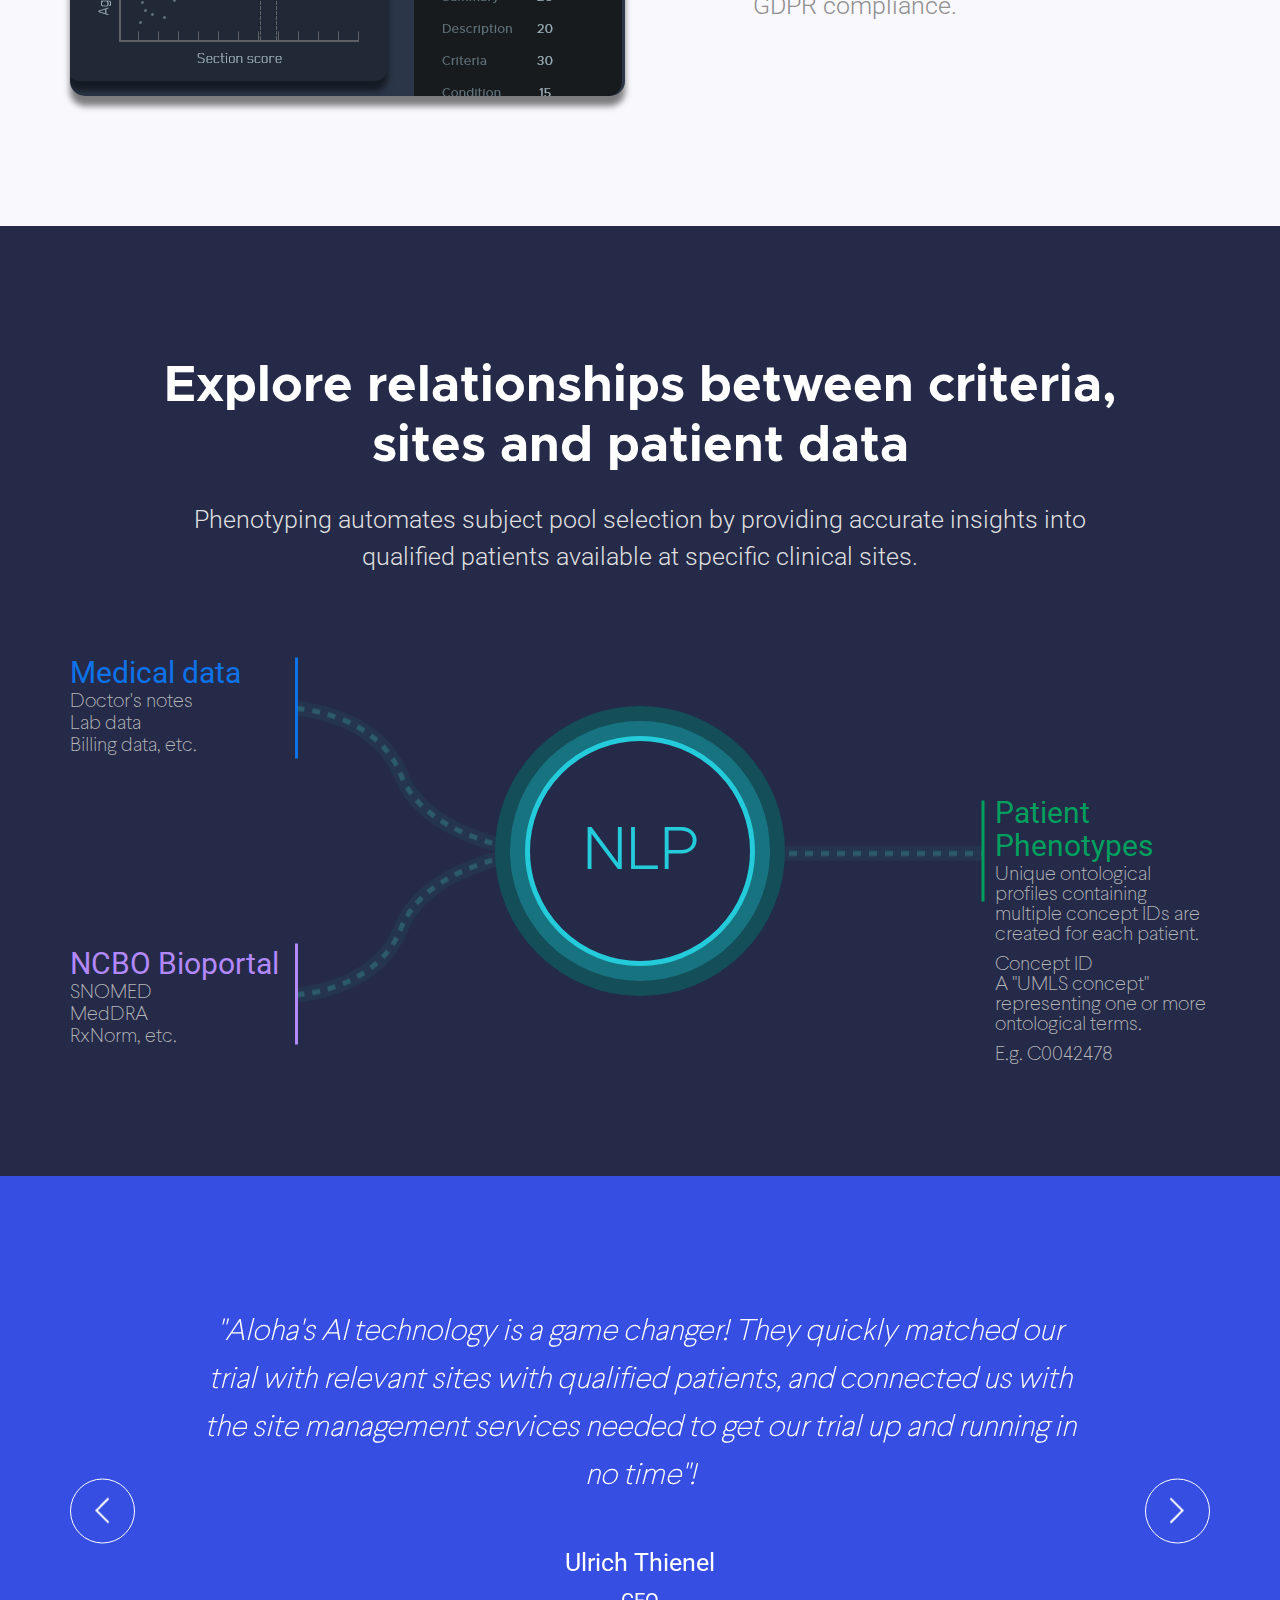
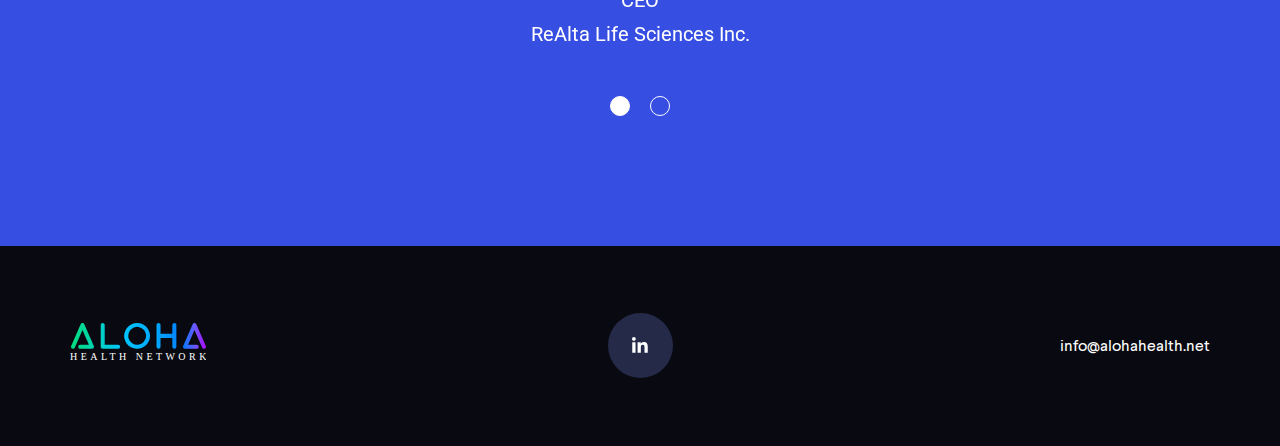
<file: sponsors.html>
<!doctype html>
<html lang="en">
<head>
<link rel="shortcut icon" href="images/favicon.png" type="image/png" />
<meta charset="utf-8">
<meta
      name="description"
      content="Aloha Health Network applies artificial intelligence to site selection, feasibility and patient screening allowing you to route patients to studies faster."
    />

    <meta
      name="keywords"
      content="life sciences, data analytics, big data, machine learning, clinical trials, sponsors, cro, pharma, pharmaceutical, study startup, site selection, site feasibility, patient pre-screening"
    />
<meta charset="utf-8">
<meta name="viewport" content="width=device-width, initial-scale=1, shrink-to-fit=no">
<!--Bootstrap CSS-->
<link rel="stylesheet" href="css/bootstrap.min.css">
<!--Roboto Font CSS-->
<link rel="preconnect" href="https://fonts.gstatic.com">
<link href="https://fonts.googleapis.com/css2?family=Roboto:wght@300;400&display=swap" rel="stylesheet">
<!--Swiper CSS-->
<link rel="stylesheet" href="css/swiper-bundle.min.css" />
<!--Custom CSS-->
<link rel="stylesheet" href="css/style.css">
    <title>Aloha Health Network | Solutions for sponsors</title>
      
<!-- Global site tag (gtag.js) - Google Analytics -->
<script async src="https://www.googletagmanager.com/gtag/js?id=UA-145819187-2"></script>
<script>
  window.dataLayer = window.dataLayer || [];
  function gtag(){dataLayer.push(arguments);}
  gtag('js', new Date());
  gtag('config', 'UA-145819187-2');
</script>      
      
</head>
<body>

<section class="hero d-flex flex-column">

<div class="hero-bg hero-bg-2"></div>

<header class="header d-flex align-items-center">
<div class="container d-flex align-items-center justify-content-between">

<a href="index.html" class="logo d-flex"><img src="images/logoHeader.svg" alt="" class="d-block"></a>

<div class="header-content d-flex align-items-center">
<nav class="menu">
<ul class="d-sm-flex align-items-center">
<li><a href="index.html" class="active"><span>Doc2Data</span></a></li>
<li><a href="CROs.html"><span>CROs</span></a></li>
<li><a href="clinical-sites.html"><span>Clinical Sites</span></a></li>
<li><a href="team.html"><span>About</span></a></li>
</ul>
</nav>
<a href="https://mailchi.mp/protonmail/aloha-health-network-contact" target="_blank" class="btn btn-o btn-white d-none d-md-block"><span>Let's Chat</span></a>
<div class="nav-icon d-lg-none d-flex align-items-center"><span class="flex-grow-1"></span></div>
</div>

</div>
</header><!--//End Header-->

<div class="hero-content flex-grow-1 d-flex">
<div class="container d-flex flex-column">
<div class="hero-content-block">
<div class="row">
<div class="col-lg-8 col-md-8 col-sm-10">
<h1>Predict a more accurate subject pool</h1>
<div class="hero-article-content">
<p>Discover the exact population of qualified patients across your subject pool and automatically route them into screening.</p>
</div>
<a href="https://mailchi.mp/protonmail/aloha-health-network-contact" target="_blank" class="btn btn-lg btn-o btn-white"><span>Let's Chat</span></a>
</div>
</div>
</div>
<div class="hero-content-block">
<div class="container p-0">
<div class="row g-0 justify-content-between">
<div class="col-sm-auto p-0 column d-flex">
<div class="hero-block flex-grow-1 d-flex flex-column">
<h5>Discover patients</h5>
<div class="hero-block-content flex-grow-1">
<h6>Quickly match patient medical histories to study criteria.</h6>
</div>
</div>
</div>
<div class="col-sm-auto p-0 column d-flex">
<div class="hero-block flex-grow-1 d-flex flex-column">
<h5>Route subjects</h5>
<div class="hero-block-content flex-grow-1">
<h6>Automatically route qualified patient profiles to site CRCs.</h6>
</div>
</div>
</div>
<div class="col-sm-auto p-0 column d-flex">
<div class="hero-block flex-grow-1 d-flex flex-column">
<h5>Control data</h5>
<div class="hero-block-content flex-grow-1">
<h6>Maintain ownership and control of your data.</h6>
</div>
</div>
</div>
</div>
</div>
</div>
</div>
</div>

</section><!--//End Hero-->

<section class="section">
<div class="container">

<div class="section-header text-center">
<div class="row justify-content-center">
<div class="col-xl-12">
<h2>Discover the sites with the highest number of eligible patients matching your study criteria</h2>
<div class="section-header-block">
<p>Know exactly which patients to recruit before trial start-up - increasing the probability of meeting and exceeding recruitment goals.</p>
</div>
</div>
</div>
</div>

<div class="section-content">

<div class="row rows">
<div class="col-lg-5 col-md-6 columns d-flex">
<article class="article flex-grow-1 d-flex flex-column text-center text-md-start">
<div class="article-header">
<h3>Know how many pre-screened patients are at your sites</h3>
</div>
<div class="article-content flex-grow-1">
<p>Discover the exact population of qualified patients across your subject pool and automatically route them into screening.</p>
</div>
</article>
</div>
<div class="col-lg-6 offset-lg-1 col-md-6 columns d-none d-md-block">
<figure class="article-images"><img src="images/img-4.png" alt="" class="d-block"></figure>
</div>
</div>

</div>

</div>
</section><!--//End Section-->

<section class="section primary-bg-section">
<div class="container">
<div class="section-content">
<div class="counter-list">
<div class="row justify-content-center">
<div class="col-lg-11">
<div class="count count-auto text-center text-md-start">
<h1>&gt; 160,000</h1>
<h2>Patient medical records (EMRs) phenotyped</h2>
</div>
</div>
</div>
</div>
</div>
</div>
</section><!--//End Section-->

<section class="section">
<div class="container">

<div class="section-header text-center">
<div class="row justify-content-center">
<div class="col-xl-12">
<h2>Reduce study costs and improve timelines while remaining HIPAA and GDPR compliant</h2>
<div class="section-header-block">
<p>Provide sponsors with automatically pre-screened patient numbers by quickly matching patient medical histories to specific study criteria.</p>
</div>
</div>
</div>
</div>

<div class="section-content">

<div class="row rows">
<div class="col-lg-6 col-md-6 columns d-none d-md-block">
<figure class="article-images"><img src="images/img-5.png" alt="" class="d-block"></figure>
</div>
<div class="col-lg-5 offset-lg-1 col-md-6 columns d-flex">
<article class="article flex-grow-1 d-flex flex-column text-center text-md-start">
<div class="article-header">
<h3>Reduce costs and minimize expenses</h3>
</div>
<div class="article-content flex-grow-1">
<p>Study recruitment and project timeline risk is reduced through precise patient medical history to trial criteria matching.</p>
<p>Each clinical phenotype is devoid of Patient Identifiable Information (PII) thus addressing concerns around HIPAA and GDPR compliance.</p>
</div>
</article>
</div>
</div>

</div>

</div>
</section><!--//End Section-->

<section class="section nlp-section primary-bg-section">
<div class="container">

<div class="section-header text-center">
<div class="row justify-content-center">
<div class="col-xl-12">
<h2>Explore relationships between criteria, <br>sites and patient data</h2>
<div class="section-header-block">
<p>Phenotyping automates subject pool selection by providing accurate insights into qualified patients available at specific clinical sites.</p>
</div>
</div>
</div>
</div>

<div class="section-content">
<div class="nlp d-lg-flex justify-content-center">

<div class="nlp-content-wrap d-flex justify-content-between">

<div class="nlp-content nlp-content-left-top">
<h4>Medical data</h4>
<h6>Doctor's notes</h6>
<h6>Lab data</h6>
<h6>Billing data, etc.</h6>
</div>

<div class="nlp-content nlp-content-left-bottom">
<h4>NCBO Bioportal</h4>
<h6>SNOMED</h6>
<h6>MedDRA</h6>
<h6>RxNorm, etc.</h6>
</div>

</div>

<div class="nlp-icon-block flex-grow-1 d-lg-flex align-items-center justify-content-center">
<img src="images/nlp-left.png" alt="" class="nlp-img-left d-none d-lg-block">
<img src="images/nlp-right.png" alt="" class="nlp-img-right d-none d-lg-block">
<img src="images/nlp-mobile.png" alt="" class="nlp-img-mobile m-auto d-block d-lg-none">
<div class="nlp-icon">
<div class="nlp-icon-text">
<span>NLP</span>
</div>
</div>
</div>

<div class="nlp-content nlp-content-right">
<h4>Patient Phenotypes</h4>
<h6>Unique ontological profiles  containing multiple concept IDs are created for each patient.</h6>
<h6>Concept ID <br/> A "UMLS concept" <br/> representing one or more ontological terms.
</h6>
<h6>E.g. C0042478</h6>
</div>

</div>
</div>

</div>
</section><!--//End Section-->

<section class="section testimonial-section">
<div class="container">
<div class="testimonial-slider-wrap">
<div class="swiper-container testimonial-slider">
<div class="swiper-wrapper">

<div class="swiper-slide">
<div class="testimonial">
<h4>"Aloha's AI technology is a game changer! They quickly matched our trial with relevant sites with qualified patients, and connected us with the site management services needed to get our trial up and running in no time"!</h4>
<div class="testimonial-footer text-center">
<h5>Ulrich Thienel</h5>
<h6>CEO</h6>
<h6>ReAlta Life Sciences Inc.</h6>
</div>
</div>
</div>

<div class="swiper-slide">
<div class="testimonial">
<h4>"Aloha's AI phenotyping process and site-to-trial matching service has allowed us to find the optimal trials for my site network. In addition, their automated patient pre-screening saves us much time and money and increases our margins."</h4>
<div class="testimonial-footer text-center">
<h5>Brad Hightower</h5>
<h6>CEO</h6>
<h6>Hightower Clinical</h6>
</div>
</div>
</div>

</div>
<div class="swiper-pagination"></div>
</div>
<div class="slider-arrow slider-arrow-left"><img src="images/alider-angle-left.png" alt="" class="d-block"></div>
<div class="slider-arrow slider-arrow-right"><img src="images/alider-angle-right.png" alt="" class="d-block"></div>
</div>
</div>
</section><!--//End Section-->

<footer class="footer d-flex align-items-center">
<div class="container">
<div class="row rows align-items-center justify-content-between">
<div class="col-sm columns text-center text-sm-start">
<a href="#" class="logo"><img src="images/logoFooter.svg" alt="" class="d-block"></a>
</div>
<div class="col-sm-auto columns text-center">
<div class="social-media d-flex align-items-center justify-content-center"><a href="https://www.linkedin.com/company/aloha-health-network/" target="_blank"><i class="fab fa-linkedin-in"></i></a></div>
</div>
<div class="col-sm columns text-center text-sm-end">
<a href="#" class="link">info@alohahealth.net</a>
</div>
</div>
</div>
</footer><!--//End Footer-->

<!--jQuery JS-->
<script src="js/jquery-latest.min.js"></script>
<!--Fontawesome JS-->
<script src="js/all.min.js"></script>
<!--Swiper JS-->
<script src="js/swiper-bundle.min.js"></script>
<!--Custom JS-->
<script src="js/custom.js"></script>
</body>
</html>
</file>
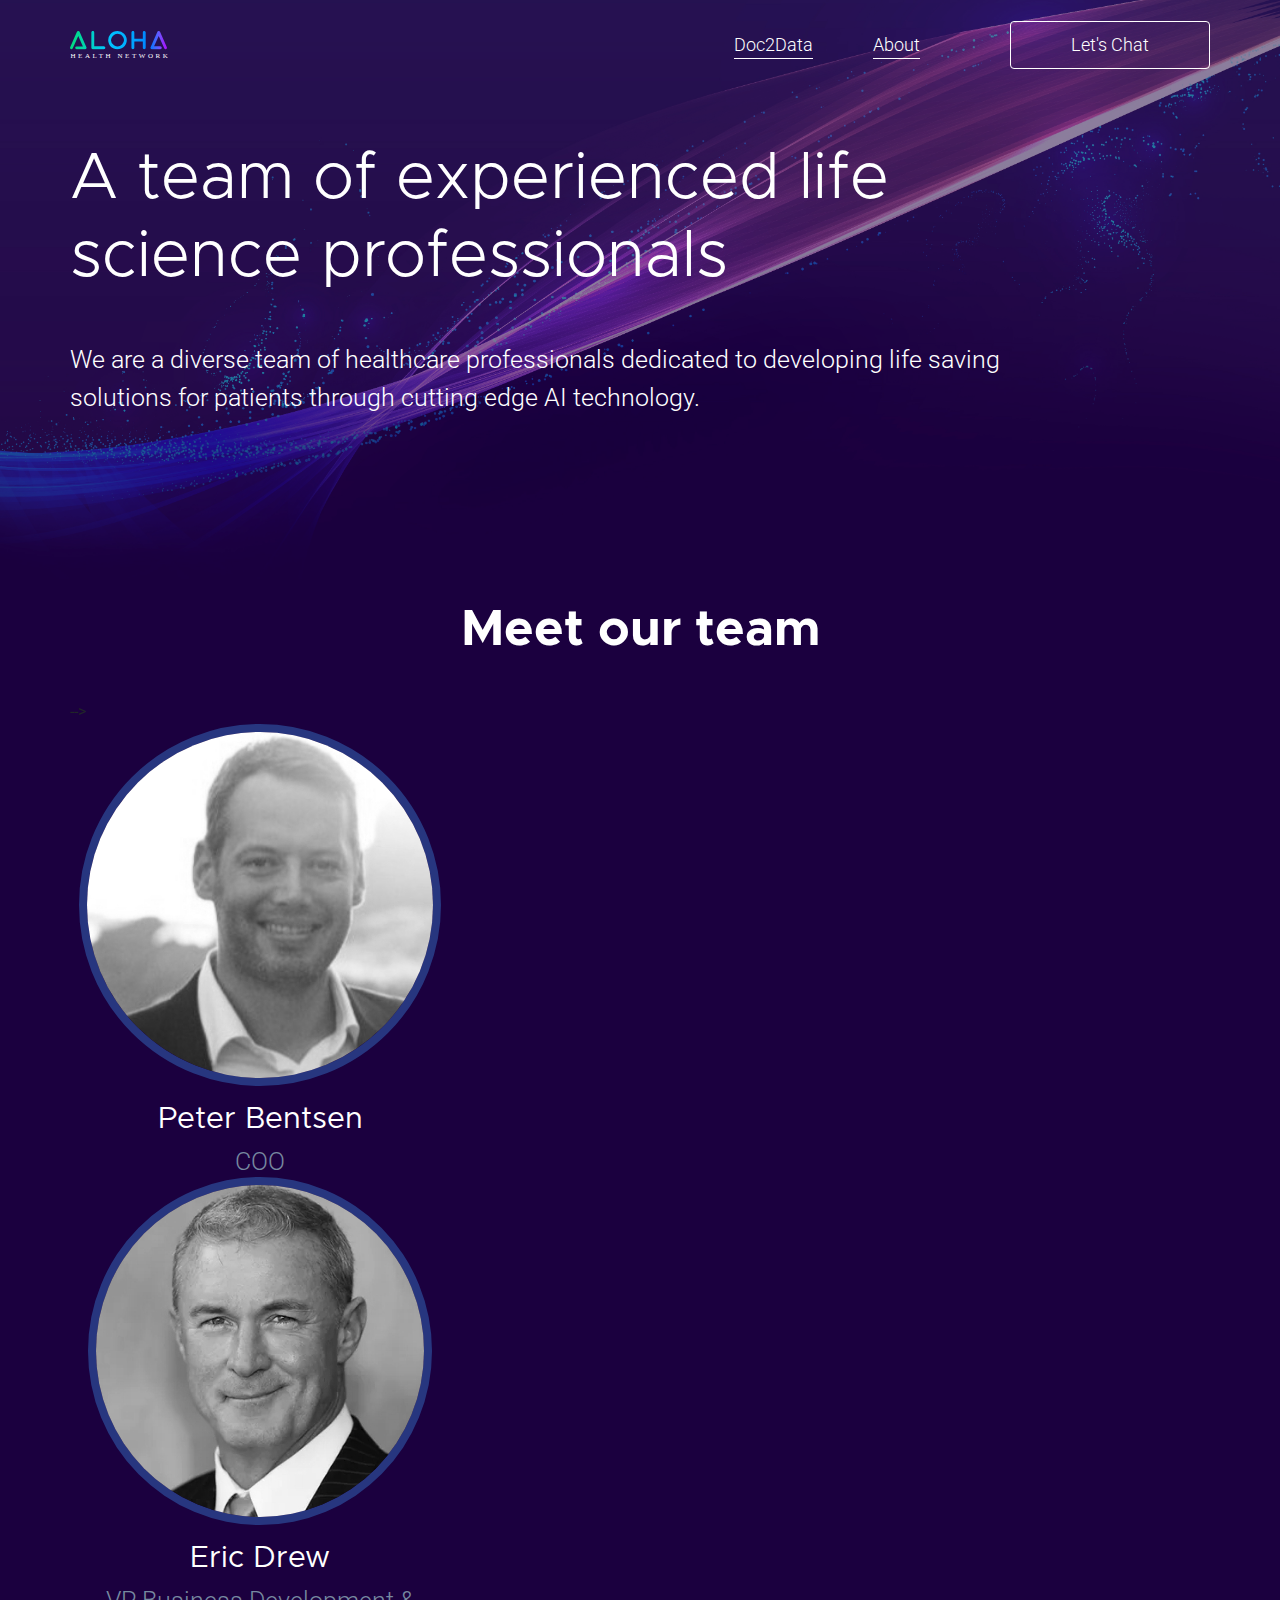
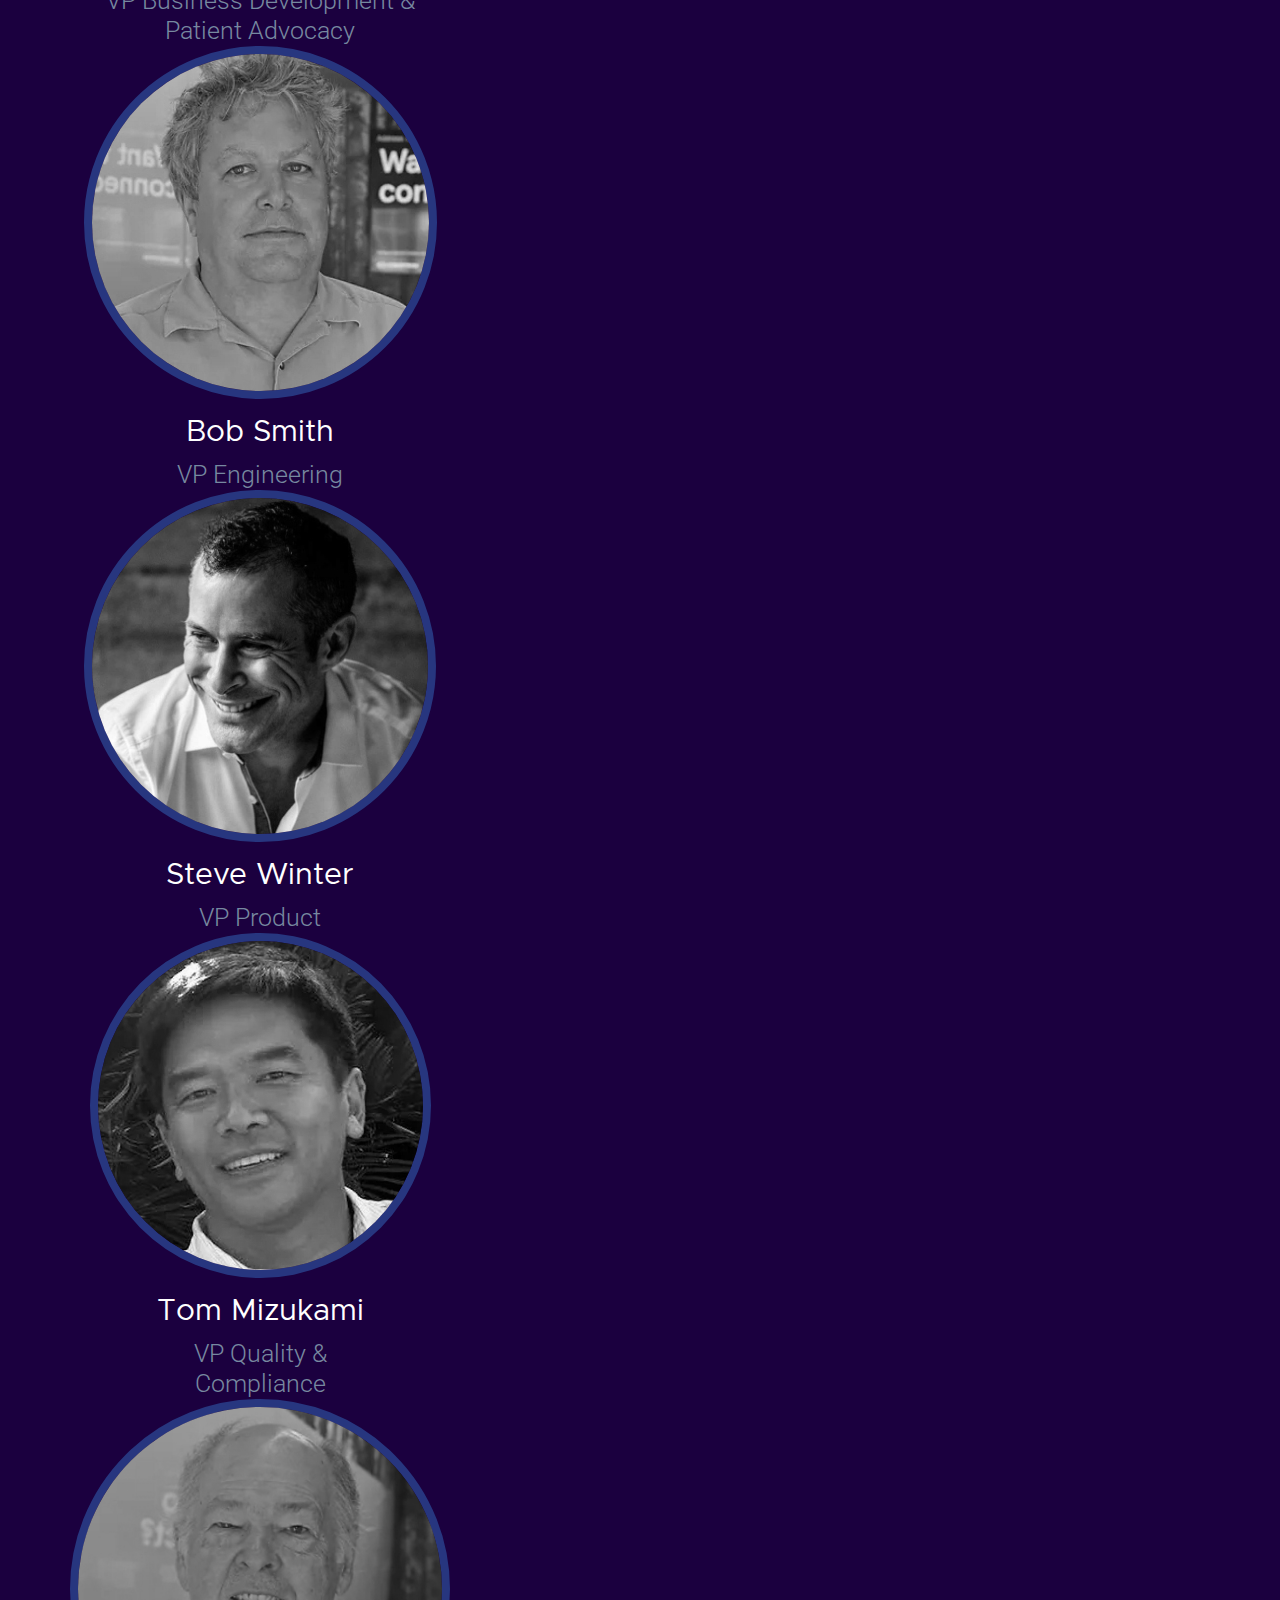
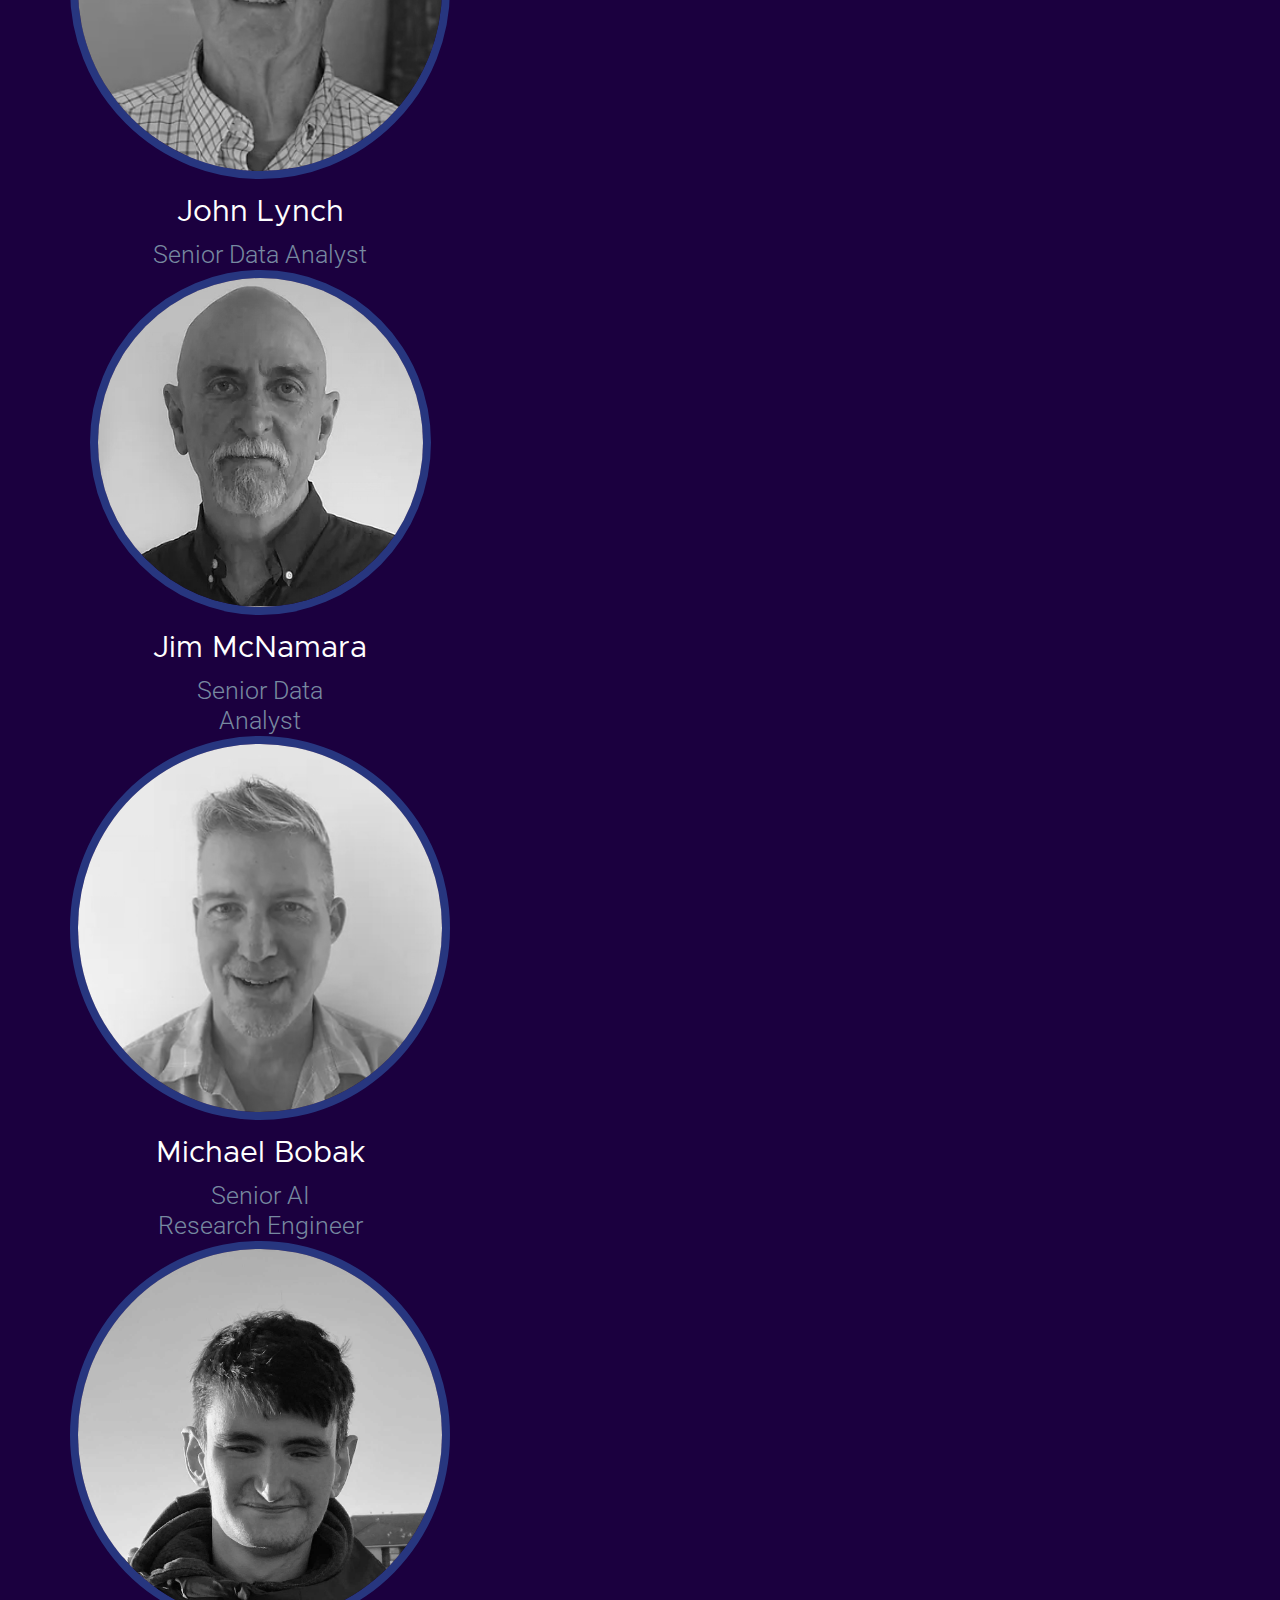
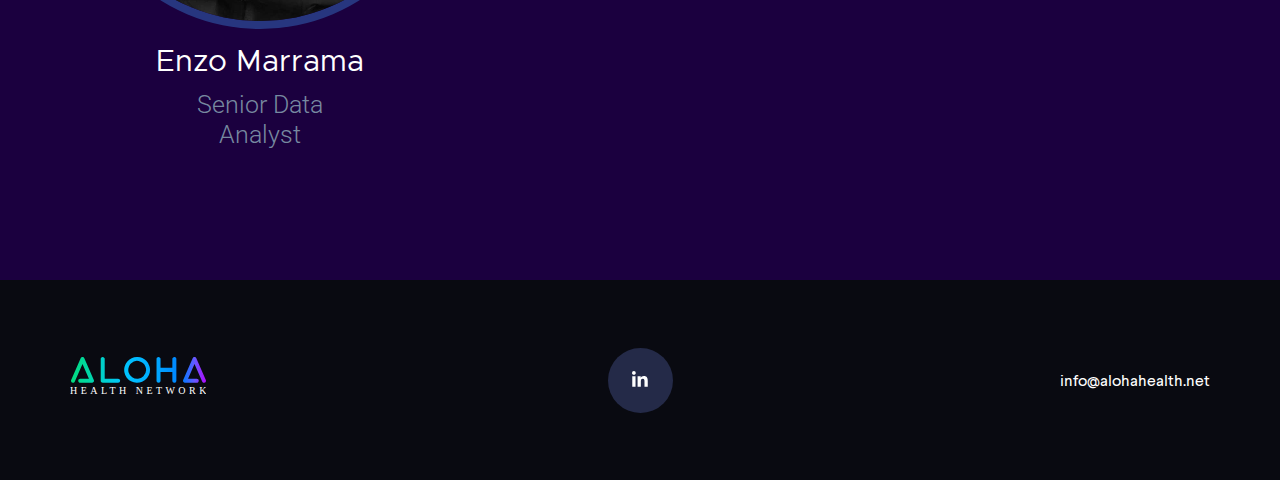
<file: team.html>
<!DOCTYPE html>
<html lang="en">
  <head>
    <meta http-equiv="content-type" content="text/html; charset=utf-8">
    <link rel="shortcut icon" href="images/favicon.png" type="image/png">
    <meta name="description" content="Aloha Health Network applies artificial intelligence to site selection, feasibility and patient screening allowing you to route patients to studies faster.">
    <meta name="keywords" content="life sciences, data analytics, big data, machine learning, clinical trials, sponsors, cro, pharma, pharmaceutical, study startup, site selection, site feasibility, patient pre-screening">
    <meta name="viewport" content="width=device-width, initial-scale=1, shrink-to-fit=no">
    <!--Bootstrap CSS-->
    <link rel="stylesheet" href="css/bootstrap.min.css">
    <!--Roboto Font CSS-->
    <link rel="preconnect" href="https://fonts.gstatic.com">
    <link href="https://fonts.googleapis.com/css2?family=Roboto:wght@300;400&amp;display=swap"
      rel="stylesheet">
    <!--Swiper CSS-->
    <link rel="stylesheet" href="css/swiper-bundle.min.css">
    <!--Custom CSS-->
    <link rel="stylesheet" href="css/style.css">
    <title>Aloha Health Network | Meet the team</title>
    <!-- Global site tag (gtag.js) - Google Analytics -->
    <script async="" src="https://www.googletagmanager.com/gtag/js?id=UA-145819187-2"></script>
    <script>
  window.dataLayer = window.dataLayer || [];
  function gtag(){dataLayer.push(arguments);}
  gtag('js', new Date());
  gtag('config', 'UA-145819187-2');
</script> </head>
  <body>
    <div class="team-wrapper">
      <section class="hero d-flex flex-column">
        <div class="hero-bg hero-bg-5"></div>
        <header class="header d-flex align-items-center">
          <div class="container d-flex align-items-center justify-content-between">
            <a href="index.html" class="logo d-flex"><img src="images/logoHeader.svg"
                alt="" class="d-block"></a>
            <div class="header-content d-flex align-items-center">
              <nav class="menu">
                <ul class="d-sm-flex align-items-center">
                  <li><a href="index.html" class="active"><span>Doc2Data</span></a></li>
                  <li><a href="team.html" class="active"><span>About</span></a></li>
                </ul>
              </nav>
              <a href="https://mailchi.mp/protonmail/aloha-health-network-contact" target="_blank"
                class="btn btn-o btn-white d-none d-md-block"><span>Let's Chat</span></a>
              <div class="nav-icon d-lg-none d-flex align-items-center"><span class="flex-grow-1"></span></div>
            </div>
          </div>
        </header>
        <!--//End Header-->
        <div class="hero-content flex-grow-1 d-flex">
          <div class="container d-flex flex-column justify-content-between">
            <div class="hero-content-block">
              <div class="row">
                <div class="col-lg-10 col-md-10 col-sm-10">
                  <h1>A team of experienced life science professionals</h1>
                  <div class="hero-article-content">
                    <p>We are a diverse team of healthcare professionals
                      dedicated to developing life saving solutions for patients
                      through cutting edge AI technology.</p>
                  </div>
                </div>
              </div>
            </div>
          </div>
        </div>
      </section>
      <!--//End Hero-->
      <section class="section team-section pt-0">
        <div class="container">
          <div class="section-header text-center">
            <h2 class="white-color">Meet our team</h2>
          </div>
          <div class="section-content">
            <div class="team-list">
              <div class="row rows">
                <!-- div class="col-md-4 col-6 columns">
                  <div class="team">
                    <div class="team-image d-flex justify-content-center">
                      <figure><img src="images/team/RobWynden.jpg" alt="" class="d-block"></figure>
                    </div>
                    <div class="team-content">
                      <h4>Rob Wynden</h4>
                      <h5>CEO & CTO</h5>
                    </div>
                  </div>
                  <!--Modal Start-->
                  <div class="modal-window">
                    <div class="modal-window-close"></div>
                    <div class="row rows align-items-center">
                      <div class="col-md-auto columns">
                        <div class="team-image d-flex justify-content-center">
                          <figure><img src="images/team/RobWynden.jpg" alt="" class="d-block"></figure>
                        </div>
                      </div>
                      <div class="col-md columns">
                        <div class="modal-window-header">
                          <h2>Rob Wynden</h2>
                          <h6>CEO & CTO</h6>
                        </div>
                        <div class="modal-window-content">
                          <h6>Rob has over 30 years of software engineering and
                            engineering management experience with special
                            emphasis on healthcare technology and biomedical
                            &amp; biological informatics. Rob specializes in
                            Biological Informatics, Biostatistics, Clinical
                            Trial Automation, Intelligent Agent Design, and
                            Semantic Interoperability.</h6>
                        </div>
                        <div class="modal-window-footer"> <a href="https://www.linkedin.com/in/robwynden/"
                            target="_blank" class="social-media-link"><i class="fab fa-linkedin-in"></i></a>
                        </div>
                      </div>
                    </div>
                  </div>
                  <!--Modal End--> </div>
                -->
                <div class="col-md-4 col-6 columns">
                  <div class="team">
                    <div class="team-image d-flex justify-content-center">
                      <figure><img src="images/team/PeterBentsen.jpg" alt="" class="d-block"></figure>
                    </div>
                    <div class="team-content">
                      <h4>Peter Bentsen</h4>
                      <h5>COO</h5>
                    </div>
                  </div>
                  <!--Modal Start-->
                  <div class="modal-window">
                    <div class="modal-window-close"></div>
                    <div class="row rows align-items-center">
                      <div class="col-md-auto columns">
                        <div class="team-image d-flex justify-content-center">
                          <figure><img src="images/team/PeterBentsen.jpg" alt="" class="d-block"></figure>
                        </div>
                      </div>
                      <div class="col-md columns">
                        <div class="modal-window-header">
                          <h2>Peter Bentsen</h2>
                          <h6>COO</h6>
                        </div>
                        <div class="modal-window-content">
                          <h6>Peter is a global business-, technology leader and
                            innovation catalyst. He is driven to improve access
                            to -and quality of- healthcare, through enabling
                            digital health AI for scale efficiencies, freeing up
                            frontline resources to focus on patient-centric,
                            outcomes-based healthcare. Peter has 20+ years of
                            business, operations, strategic sourcing, technology
                            category management and solution engineering
                            experience in startup to highly regulated Fortune
                            100 environments, evenly split between healthcare
                            &amp; life sciences and telecommunications domains.</h6>
                        </div>
                        <div class="modal-window-footer"> <a href="https://www.linkedin.com/in/peterbentsen/"
                            target="_blank" class="social-media-link"><i class="fab fa-linkedin-in"></i></a>
                        </div>
                      </div>
                    </div>
                  </div>
                  <!--Modal End--> </div>
                <!--2-->
                <!--3-->
                <!--4-->
                <div class="col-md-4 col-6 columns">
                  <div class="team">
                    <div class="team-image d-flex justify-content-center">
                      <figure><img src="images/team/EricDrew.jpg" alt="" class="d-block"></figure>
                    </div>
                    <div class="team-content">
                      <h4>Eric Drew</h4>
                      <h5>VP Business Development &amp; Patient Advocacy</h5>
                    </div>
                  </div>
                  <!--Modal Start-->
                  <div class="modal-window">
                    <div class="modal-window-close"></div>
                    <div class="row rows align-items-center">
                      <div class="col-md-auto columns">
                        <div class="team-image d-flex justify-content-center">
                          <figure><img src="images/team/EricDrew.jpg" alt="" class="d-block"></figure>
                        </div>
                      </div>
                      <div class="col-md columns">
                        <div class="modal-window-header">
                          <h2>Eric Drew</h2>
                          <h6>VP Business Development &amp; Patient Advocacy</h6>
                        </div>
                        <div class="modal-window-content">
                          <h6>Eric has 25+ years of experience leading project
                            teams developing and implementing Biz Dev, Marketing
                            &amp; PR, Online Services, and Consumer Product
                            Development efforts. As a cancer and stem cell
                            transplant survivor, Eric continues to dedicate his
                            life to saving lives through game changing efforts
                            utilizing the latest AI technologies to match
                            patients with the most advanced treatments for their
                            specific case.</h6>
                        </div>
                        <div class="modal-window-footer"> <a href="https://www.linkedin.com/in/ericdrew/"
                            target="_blank" class="social-media-link"><i class="fab fa-linkedin-in"></i></a>
                        </div>
                      </div>
                    </div>
                  </div>
                  <!--Modal End--> </div>
                <!--5-->
                <div class="col-md-4 col-6 columns">
                  <div class="team">
                    <div class="team-image d-flex justify-content-center">
                      <figure><img src="images/team/BobSmith.jpg" alt="" class="d-block"></figure>
                    </div>
                    <div class="team-content">
                      <h4>Bob Smith</h4>
                      <h5>VP Engineering</h5>
                    </div>
                  </div>
                  <!--Modal Start-->
                  <div class="modal-window">
                    <div class="modal-window-close"></div>
                    <div class="row rows align-items-center">
                      <div class="col-md-auto columns">
                        <div class="team-image d-flex justify-content-center">
                          <figure><img src="images/team/BobSmith.jpg" alt=""
                              class="d-block"></figure>
                        </div>
                      </div>
                      <div class="col-md columns">
                        <div class="modal-window-header">
                          <h2>Bob Smith</h2>
                          <h6>VP Engineering</h6>
                        </div>
                        <div class="modal-window-content">
                          <h6>Bob specializes in Software Design and Development,
                          specifically in document image analysis, character
                          recognition and pattern recognition. Experience in
                          real time device control, operating system internals
                          and compiler development. Bob is especially interested
                          in working with Natural Language Processing, syntactic
                          and semantic analysis of English text..</h6>
                        </div>
                        <div class="modal-window-footer"> <a href="https://www.linkedin.com/in/robert-smith-602b7b7/"
                            target="_blank" class="social-media-link"><i class="fab fa-linkedin-in"></i></a>
                        </div>
                      </div>
                    </div>
                  </div>
                  <!--Modal End--> </div>
                <!--6-->
                <div class="col-md-4 col-6 columns">
                  <div class="team">
                    <div class="team-image d-flex justify-content-center">
                      <figure><img src="images/team/SteveWinter.jpg" alt="" class="d-block"></figure>
                    </div>
                    <div class="team-content">
                      <h4>Steve Winter</h4>
                      <h5>VP Product</h5>
                    </div>
                  </div>
                  <!--Modal Start-->
                  <div class="modal-window">
                    <div class="modal-window-close"></div>
                    <div class="row rows align-items-center">
                      <div class="col-md-auto columns">
                        <div class="team-image d-flex justify-content-center">
                          <figure><img src="images/team/SteveWinter.jpg" alt=""
                              class="d-block"></figure>
                        </div>
                      </div>
                      <div class="col-md columns">
                        <div class="modal-window-header">
                          <h2>Steve Winter</h2>
                          <h6>VP Product</h6>
                        </div>
                        <div class="modal-window-content">
                          <h6>Steve is a Product Designer with many years of
                            experience researching, designing, and validating
                            award-winning products for large corporations and
                            startups. He's experienced across healthcare, life
                            sciences / biotech, engineering, architectural and
                            software development industries. He has a reputation
                            for designing easy-to-use applications that solve
                            complex business requirements.</h6>
                        </div>
                        <div class="modal-window-footer"> <a href="https://www.linkedin.com/in/steve-winter-368b51/"
                            target="_blank" class="social-media-link"><i class="fab fa-linkedin-in"></i></a>
                        </div>
                      </div>
                    </div>
                  </div>
                  <!--Modal End--> </div>
                <!--7-->
                <div class="col-md-4 col-6 columns">
                  <div class="team">
                    <div class="team-image d-flex justify-content-center">
                      <figure><img src="images/team/TomMizukami.jpg" alt="" class="d-block"></figure>
                    </div>
                    <div class="team-content">
                      <h4>Tom Mizukami</h4>
                      <h5>VP Quality &amp; <br>
                        Compliance</h5>
                    </div>
                  </div>
                  <!--Modal Start-->
                  <div class="modal-window">
                    <div class="modal-window-close"></div>
                    <div class="row rows align-items-center">
                      <div class="col-md-auto columns">
                        <div class="team-image d-flex justify-content-center">
                          <figure><img src="images/team/TomMizukami.jpg" alt=""
                              class="d-block"></figure>
                        </div>
                      </div>
                      <div class="col-md columns">
                        <div class="modal-window-header">
                          <h2>Tom Mizukami</h2>
                          <h6>VP Quality &amp; Compliance</h6>
                        </div>
                        <div class="modal-window-content">
                          <h6>Tom has over 20 years of experience at Bay Area
                            biotech, pharmaceutical, medical device, and
                            consulting companies. His background includes
                            R&amp;D, IT, Project Management, and Quality. Tom
                            has implemented numerous Quality Systems and Quality
                            improvement programs. Most recently, Tom has led
                            Quality and Compliance for goBalto+Oracle.</h6>
                        </div>
                        <div class="modal-window-footer"> <a href="https://www.linkedin.com/in/tmizukami/"
                            target="_blank" class="social-media-link"><i class="fab fa-linkedin-in"></i></a>
                        </div>
                      </div>
                    </div>
                  </div>
                  <!--Modal End--> </div>
                
                
                
 <!--9-->
              <div class="col-md-4 col-6 columns">
                <div class="team">
                  <div class="team-image d-flex justify-content-center">
                    <figure><img src="images/team/JohnLynch.jpg" alt="" class="d-block"></figure>
                  </div>
                  <div class="team-content">
                    <h4>John Lynch</h4>
                    <h5>Senior Data Analyst</h5>
                  </div>
                </div>
                <!--Modal Start-->
                <div class="modal-window">
                  <div class="modal-window-close"></div>
                  <div class="row rows align-items-center">
                    <div class="col-md-auto columns">
                      <div class="team-image d-flex justify-content-center">
                        <figure><img src="images/team/JohnLynch.jpg" alt="" class="d-block"></figure>
                      </div>
                    </div>
                    <div class="col-md columns">
                      <div class="modal-window-header">
                        <h2>John Lynch</h2>
                        <h6>Senior Data Analyst</h6>
                      </div>
                      <div class="modal-window-content">
                        <h6>John has extensive experience in software design
                            and development. His many areas of accomplishment
                            include compiler design and implementation, TCP/IP
                            packet protocols, network optimization and security,
                            cryptography, and complex string pattern matching
                            algorithms. John loves solving hard problems,
                            particularly of a mathematical or statistical
                            nature, and he has been involved in building
                            automation and AI related systems throughout his
                            career.</h6>
                      </div>
                      <div class="modal-window-footer"> 
                      </div>
                    </div>
                  </div>
                </div>
                <!--Modal End--> </div>              
                
 <!--11-->
                <div class="col-md-4 col-6 columns">
                  <div class="team">
                    <div class="team-image d-flex justify-content-center">
                      <figure><img src="images/team/JimMcNamara.jpg" alt="" class="d-block"></figure>
                    </div>
                    <div class="team-content">
                      <h4>Jim McNamara</h4>
                      <h5>Senior Data <br>
                        Analyst</h5>
                    </div>
                  </div>
                  <!--Modal Start-->
                  <div class="modal-window">
                    <div class="modal-window-close"></div>
                    <div class="row rows align-items-center">
                      <div class="col-md-auto columns">
                        <div class="team-image d-flex justify-content-center">
                          <figure><img src="images/team/JimMcNamara.jpg" alt=""
                              class="d-block"></figure>
                        </div>
                      </div>
                      <div class="col-md columns">
                        <div class="modal-window-header">
                          <h2>Jim McNamara</h2>
                          <h6>Senior Data Analyst</h6>
                        </div>
                        <div class="modal-window-content">
                          <h6>Jim has an academic background in applied
                            mathematics and has been involved in a variety of
                            software engineering design and development projects
                            as an employee, contractor, consultant and business
                            owner. In recent years his focus has been on image
                            and voice recognition systems, pattern analysis, and
                            natural language processing with special application
                            to biomedical information extraction.</h6>
                        </div>
                        <div class="modal-window-footer"> <a href="https://www.linkedin.com/in/jim-mcnamara-4105ba8/"
                            target="_blank" class="social-media-link"><i class="fab fa-linkedin-in"></i></a>
                        </div>
                      </div>
                    </div>
                  </div>
                  <!--Modal End--> </div>
               
<!--12-->
                <div class="col-md-4 col-6 columns">
                  <div class="team">
                    <div class="team-image d-flex justify-content-center">
                      <figure><img src="images/team/MichaelBobak.jpg" alt="" class="d-block"></figure>
                    </div>
                    <div class="team-content">
                      <h4>Michael Bobak</h4>
                      <h5>Senior AI<br>Research Engineer</h5>
                    </div>
                  </div>
                  <!--Modal Start-->
                  <div class="modal-window">
                    <div class="modal-window-close"></div>
                    <div class="row rows align-items-center">
                      <div class="col-md-auto columns">
                        <div class="team-image d-flex justify-content-center">
                          <figure><img src="images/team/MichaelBobak.jpg" alt=""
                              class="d-block"></figure>
                        </div>
                      </div>
                      <div class="col-md columns">
                        <div class="modal-window-header">
                          <h2>Michael Bobak</h2>
                          <h6>Senior AI Research Engineer</h6>
                        </div>
                        <div class="modal-window-content">
                          <h6>Michael is a creative computational problem solver
                          with expertise in Knowledge Engineering, Research
                          Programming, System Analysis and Software Engineering.
                          Michael earned his BS in Physics and Biophysics and
                          his MS in Computational Sciences/AI from the
                          University of Illinois at Urbana-Champaign.</h6>
                        </div>
                        <div class="modal-window-footer"> <a href="https://www.linkedin.com/in/michaelbobak/"
                            target="_blank" class="social-media-link"><i class="fab fa-linkedin-in"></i></a>
                        </div>
                      </div>
                    </div>
                  </div>
                  <!--Modal End--> </div>                        
                
<!--13-->
                <div class="col-md-4 col-6 columns">
                  <div class="team">
                    <div class="team-image d-flex justify-content-center">
                      <figure><img src="images/team/Enzo.png" alt="" class="d-block"></figure>
                    </div>
                    <div class="team-content">
                      <h4>Enzo Marrama</h4>
                      <h5>Senior Data<br>Analyst</h5>
                    </div>
                  </div>
                  <!--Modal Start-->
                  <div class="modal-window">
                    <div class="modal-window-close"></div>
                    <div class="row rows align-items-center">
                      <div class="col-md-auto columns">
                        <div class="team-image d-flex justify-content-center">
                          <figure><img src="images/team/Enzo.png" alt=""
                              class="d-block"></figure>
                        </div>
                      </div>
                      <div class="col-md columns">
                        <div class="modal-window-header">
                          <h2>Enzo Marrama</h2>
                          <h6>Senior Data Analyst</h6>
                        </div>
                        <div class="modal-window-content">
                          <h6> </h6>
                        </div>
                   
                        
                        </div>
                      </div>
                    </div>
                  </div>
                  <!--Modal End--> </div>                        
                

              <!--12--> </div>
          </div>
        </div>
      </section>
    </div>
    <!--//End Team Section-->
    <footer class="footer d-flex align-items-center">
      <div class="container">
        <div class="row rows align-items-center justify-content-between">
          <div class="col-sm columns text-center text-sm-start"> <a href="#" class="logo"><img

                src="images/logoFooter.svg" alt="" class="d-block"></a> </div>
          <div class="col-sm-auto columns text-center">
            <div class="social-media d-flex align-items-center justify-content-center"><a

                href="https://www.linkedin.com/company/aloha-health-network/" target="_blank"><i

                  class="fab fa-linkedin-in"></i></a></div>
          </div>
          <div class="col-sm columns text-center text-sm-end"> <a href="#" class="link">info@alohahealth.net</a>
          </div>
        </div>
      </div>
    </footer>
    <!--//End Footer-->
    <!--Modal Overlay-->
    <div class="modal-overlay"></div>
    <!--jQuery JS-->
    <script src="js/jquery-latest.min.js"></script>
    <!--Fontawesome JS-->
    <script src="js/all.min.js"></script>
    <!--Swiper JS-->
    <script src="js/swiper-bundle.min.js"></script>
    <!--Custom JS-->
    <script src="js/custom.js"></script>
  </body>
</html>
</file>
<file: css/style.css>
@charset "utf-8";
/* CSS Document */

/*--Import GLOBAL CSS--*/
@import url('global.css');

.container, .container-fluid{padding-left:15px; padding-right:15px;}
@media(min-width:1200px){
	.container{max-width:1170px;}
}
@media(max-width:1199px){
	.container{max-width:100%;}	
}

body{font-family:var(--font-family); background-color:#f9f8fd;}
.hero{min-height:900px; background-color:#07080D; position:relative;}
.hero-bg{position:absolute; left:0; top:0; width:100%; height:100%; pointer-events:none; z-index:0; opacity:0.7; background-position:center center; background-repeat:no-repeat; background-size:cover;}
.hero-bg-1{background-image:url(../images/hero-bg-1.jpg);}
.hero-bg-2{background-image:url(../images/hero-bg-2.jpg);}
.hero-bg-3{background-image:url(../images/hero-bg-3.jpg); background-position:left center;}
.hero-bg-4{background-image:url(../images/hero-bg-4.jpg); background-position:left center;}
.hero-bg-5{background-image:url(../images/hero-bg-5.jpg); background-position:center bottom;}
.header{position:relative; z-index:9;}
.header{min-height:90px; padding:10px 0; min-height:90px;}
.header .btn:not(:first-child){margin-left:90px;}
.menu ul li:not(:last-child){margin-right:60px;}
.menu ul li a{font-size:18px; color:#fff; font-weight:300; font-family:var(--font-family); display:block;}
.menu ul li a span{position:relative; padding:3px 0; display:block;}
.menu ul li a span::after{position:absolute; left:0; bottom:0; width:0; height:1px; content:""; transition:all 0.2s linear; background-color:#fff;}
.menu ul li a:hover span::after{width:100%;}
.header .btn, .hero .btn{min-width:200px;}
.hero-content{padding:50px 0; position:relative; z-index:1;}
.hero-content-block:not(:last-child){margin-bottom:75px;}
.hero h1, .hero p, .hero h5, .hero h6{color:#fff;}
.hero h6{font-family:var(--tertiary-font-thin);}
.hero h1:not(:last-child), .hero-article-content:not(:last-child){margin-bottom:45px;}
.hero-block{max-width:270px; font-family:var(--tertiary-font);}
.hero-block h5:not(:last-child), .hero-block .hero-block-content:not(:last-child){margin-bottom:15px;}
.hero .arrow-link:hover::after{transform:translateY(-50%);}

.footer{background-color:#090a11; min-height:200px; padding:30px 0;}
.footer .link{color:#fff;}
.social-media a{width:65px; height:65px; background-color:var(--primary-color); border-radius:100%; display:flex; align-items:center; justify-content:center; font-size:18px; color:#fff;}
.social-media a:hover{background-color:var(--primary-hover-color);}

.section{padding:130px 0;}
.section-header:not(:last-child){margin-bottom:80px;}
.section-header h2{font-weight:700; font-family:var(--headding-font-bold);}
.section-header h2:not(:last-child){margin-bottom:25px;}
.article h3{font-family:var(--headding-font-light);}
.article-header:not(:last-child), .article-content:not(:last-child){margin-bottom:25px;}
.article-content p:not(:last-child){margin-bottom:20px;}
.section-header-block{max-width:80%; margin:0 auto;}
.article-images{background-color:#2B3648; border-radius:15px; box-shadow:0 10px 6px rgba(0,0,0,0.5); overflow:hidden;}
.primary-bg-section{background-color:var(--primary-color);}
.primary-bg-section .section-header h2{color:#fff;}
.primary-bg-section .section-header p{color:#DFDFDF;}
.count{max-width:250px;}
.count.count-auto{max-width:100%;}
.count h1{font-size:88px; color:#E95E0E; font-family:var(--headding-font-light);}
.count h1 span{font-size:60px;}
.count h2{color:#DFDFDF; font-weight:300;}
.count h2:not(:first-child){margin-top:30px;}
.count p{color:#DFDFDF;}
.counter-footer:not(:first-child){margin-top:50px;}
.counter-footer{font-size:10px; color:#B1B1B1;}
.counter-list .column:not(:last-child){border-right:1px solid #707070;}
.count span{font-size:10px;}
.testimonial-section{background-color:#374EE2;}
.testimonial-slider-wrap{padding:0 130px; position:relative;}
.testimonial h4{color:#fff; font-family:var(--tertiary-font-thin); font-style:italic; text-align:center; line-height:1.6;}
.testimonial-footer:not(:first-child){margin-top:50px;}
.testimonial-footer h5, .testimonial-footer h6{color:#fff;}
.testimonial-footer h5:not(:last-child), .testimonial-footer h6:not(:last-child){margin-bottom:10px;}
.testimonial-slider .swiper-slide:not(.swiper-slide-active){opacity:0 !important;}
.slider-arrow{width:65px; height:65px; border-radius:100%; border:1px solid #fff; position:absolute; top:50%; transform:translateY(-50%); display:grid; place-items:center;}
.slider-arrow.slider-arrow-left{left:0;}
.slider-arrow.slider-arrow-right{right:0;}
.swiper-pagination{position:static; display:flex; align-items:center; justify-content:center; margin-top:50px;}
.swiper-pagination.swiper-pagination-bullets .swiper-pagination-bullet{margin:0;}
.swiper-pagination.swiper-pagination-bullets .swiper-pagination-bullet:not(:last-child){margin-right:20px;}
.swiper-pagination.swiper-pagination-bullets .swiper-pagination-bullet{width:20px; height:20px; background-color:#fff; border-radius:100%; border:1px solid #fff; background:none; opacity:1;}
.swiper-pagination.swiper-pagination-bullets .swiper-pagination-bullet.swiper-pagination-bullet-active{background-color:#fff;}
.nlp{height:390px; position:relative;}
.nlp h6{line-height:1;}
.nlp h6:not(:last-child){margin-bottom:2px;}
.nlp h4{line-height:1.1;}
.nlp-content h4:not(:last-child){margin-bottom:2px;}
.nlp-icon{position:relative; width:230px; height:230px; margin:0 auto;}
.nlp-icon-text{width:230px; height:230px; background-color:var(--primary-color); border:5px solid #24CBDB; border-radius:100%; display:grid; place-items:center; font-size:60px; color:#24CBDB; text-transform:uppercase; font-family:var(--headding-font-light); position:relative; z-index:2;}
.nlp-icon::before, .nlp-icon::after{position:absolute; left:50%; top:50%; transform:translate(-50%, -50%); border-radius:100%; content:"";}
.nlp-icon::before{width:calc(100% + 30px); height:calc(100% + 30px); background:rgba(36,203,219,0.3); z-index:1;}
.nlp-icon::after{width:calc(100% + 60px); height:calc(100% + 60px); background:#134E59; z-index:0;}
.nlp-icon-block{max-width:690px; position:relative;}
.nlp-img-left{position:absolute; left:0; top:50%; transform:translateY(-50%);}
.nlp-img-right{position:absolute; right:0; top:50%; transform:translateY(-50%);}
.nlp-img-mobile{max-width:50%;}
.nlp-content{position:absolute; width:calc((1140px - 690px) / 2);}
.nlp-content.nlp-content-left-top{left:0; top:0; padding-right:10px;}
.nlp-content.nlp-content-left-top h4{color:#0E73E9;}
.nlp-content.nlp-content-left-bottom{left:0; bottom:0; padding-right:10px;}
.nlp-content.nlp-content-left-bottom h4{color:#B388FD;}
.nlp-content.nlp-content-right{right:calc((1140px - 690px) / 2); top:140px; padding-left:10px; width:280px; transform:translate(calc(100% + 50px), 0);}
.nlp-content.nlp-content-right h4{color:#009F5E;}
.nlp-content h6{color:#B5B6B8; font-family:var(--tertiary-font-thin);}
.nlp-content.nlp-content-right h6:not(:last-child){margin-bottom:10px;}
.process-content{position:relative;}
.process-content::after{position:absolute; left:50%; top:90px; transform:translate(-50%, -50%); width:calc(100% - (100%/8) - 30px); height:14px; content:""; background:url(../images/pattern.png) center center repeat-x;}
.process-item-block:not(:last-child){margin-bottom:40px;}
.process-icon{width:180px; height:180px; display:grid; place-items:center; position:relative; z-index:1;}
.process-icon::before, .process-icon::after{ border-radius:100%; position:absolute; left:50%; top:50%; transform:translate(-50%, -50%); content:"";}
.process-icon::before{width:calc(100% - 20px); height:calc(100% - 20px); background-color:#7c4e8f; z-index:1;}
.process-icon::after{width:100%; height:100%; background-color:#624279; z-index:0;}
.process-icon-text{width:calc(100% - 40px); height:calc(100% - 40px); border-radius:100%; background-color:var(--primary-color); border:5px solid #B063B9; display:grid; place-items:center; font-size:36px; color:#B063B9; font-family:var(--tertiary-font-thin); position:relative; z-index:2;}
.process-item h5{color:#FFF9F9;}
.process-item h5:not(:last-child){margin-bottom:10px;}
.process-item h6{color:#fff; font-weight:300;}
.process .container-fluid{max-width:1370px;}

.team-wrapper{background-color:#1B003F; min-height:100vh;}
.team-wrapper .hero{min-height:600px; background:none;}
.team-list > .row.rows{margin:-25px -50px;}
.team-list > .row.rows > .columns{padding:25px 50px;}
.team{cursor:pointer;}
.team-image figure{border:10px solid rgba(57,135,226,0.4); transition:all 0.1s linear;}
.team-image figure, .team-image img{border-radius:100%;}
.team-image img{filter: grayscale(100%);}
.team:hover .team-image figure{border:10px solid #2c57a8;}
.team-image:not(:last-child){margin-bottom:15px;}
.team-content{text-align:center;}
.team-content h4:not(:last-child){margin-bottom:10px;}
.team-content h4{font-family:var(--headding-font-regular); color:#fff;}
.team-content h5{color:#7789A0; font-weight:300;}

@media(max-width:1399px){
	.nlp-content.nlp-content-right{width:calc((1140px - 690px) / 2); transform:translate(100%, 0);}
	.process-icon{width:160px; height:160px;}
	.process-content::after{top:80px;}
	.process-icon-text{font-size:32px;}
	.team-list > .row.rows{margin:-20px -25px;}
	.team-list > .row.rows > .columns{padding:20px 25px;}
	.team-image figure{border-width:8px;}
	.process-item h6 br{display:none;}
}
@media(min-width:1200px){
	.process-content .row.rows{margin:0;}
	.process-content .row.rows .columns{padding:0;}
}
@media(max-width:1199px){
	.header .btn, .hero .btn{min-width:190px;}
	.hero h1:not(:last-child), .hero-article-content:not(:last-child){margin-bottom:35px;}
	.menu ul li a{font-size:17px;}
	.menu ul li:not(:last-child){margin-right:50px;}
	.section-header:not(:last-child){margin-bottom:60px;}
	.section{padding:100px 0;}
	.count h1{font-size:70px;}
	.count h1 span{font-size:50px;}
	.footer{min-height:180px;}
	.testimonial-slider-wrap{padding:0 80px;}
	.slider-arrow{width:55px; height:55px;}
	.slider-arrow img{max-width:20%;}
	.testimonial-footer:not(:first-child){margin-top:30px;}
	.swiper-pagination.swiper-pagination-bullets .swiper-pagination-bullet:not(:last-child){margin-right:15px;}
	.swiper-pagination.swiper-pagination-bullets .swiper-pagination-bullet{width:15px; height:15px;}
	.swiper-pagination{margin-top:30px;}
	.nlp-icon-block{max-width:600px;}
	.nlp-content{position:absolute; width:calc((100% - 600px) / 2);}
	.nlp-content.nlp-content-right{width:calc((100% - 600px) / 2); right:calc((100% - 600px) / 2);}
	.process-icon{width:140px; height:140px;}
	.process-icon-text{font-size:30px;}
	.team-image figure{border-width:6px;}
	.team-list > .row.rows{margin:-20px -15px;}
	.team-list > .row.rows > .columns{padding:20px 15px;}
	.hero-content-block:not(:last-child){margin-bottom:50px;}
	.process-content::after{top:85px;}
}
@media(max-width:991px){
	.header .btn, .hero .btn{min-width:180px;}
	.hero h1:not(:last-child), .hero-article-content:not(:last-child){margin-bottom:30px;}
	.menu ul li a{font-size:16px;}
	.hero-block{max-width:225px;}
	.menu ul li:not(:last-child){margin-right:40px;}
	.hero{min-height:800px;}
	.header .btn:not(:first-child){margin-left:50px;}
	.article-header:not(:last-child), .article-content:not(:last-child){margin-bottom:20px;}
	.article-content p:not(:last-child){margin-bottom:15px;}
	.section-header:not(:last-child){margin-bottom:40px;}
	.section-header h2:not(:last-child){margin-bottom:20px;}
	.section{padding:80px 0;}
	.count h1{font-size:60px;}
	.count h1 span{font-size:40px;}
	.footer{min-height:160px;}
	.nlp-icon-block{width:100%; max-width:100%; padding:30px 0;}
	.nlp{height:auto;}
	.nlp-content.nlp-content-right{position:static; transform:none; width:100%; text-align:center; max-width:60%; margin:30px auto 0;}
	.nlp-content.nlp-content-left-top, .nlp-content.nlp-content-left-bottom{position:static;  width:50vw; text-align:center;}
	.nlp-icon-text{font-size:50px; border-width:4px;}
	.count h2:not(:first-child){margin-top:20px;}
	.hero-article-content p br{display:none;}
	.team-wrapper .hero{min-height:auto;}
}
@media(max-width:767px){
	.header .btn, .hero .btn{min-width:170px;}
	.hero h1:not(:last-child), .hero-article-content:not(:last-child){margin-bottom:25px;}
	.menu ul li a{font-size:15px;}
	.hero-content-block:not(:last-child){margin-bottom:30px;}
	.hero-block{max-width:180px;}
	.menu ul li:not(:last-child){margin-right:35px;}
	.hero{min-height:auto;}
	.header{min-height:80px;}
	.section{padding:60px 0;}
	.section-header:not(:last-child){margin-bottom:30px;}
	.count{max-width:100%;}
	.counter-list .column:not(:last-child){margin-bottom:70px;}
	.counter-list .column:not(:last-child){border:0;}
	.count h1{font-size:50px;}
	.count h1 span{font-size:35px;}
	.footer{min-height:140px;}
	.social-media a{width:55px; height:55px; font-size:16px;}
	.testimonial-slider-wrap{padding:0;}
	.testimonial-slider-wrap .slider-arrow{display:none;}
	.nlp-icon-text{font-size:40px; border-width:3px;}
	.count h2:not(:first-child){margin-top:15px;}
	.counter-list .columns:not(:last-child){margin-bottom:50px;}
	.process-content::after{position:absolute; left:50%; top:85px; transform:translate(-50%, 0); height:calc((100% / 4) * 3); width:14px; background:url(../images/pattern-mobile.png) center center repeat-y;}
	.process-item{max-width:325px; margin:0 auto;}
	.process .row.rows .columns:not(:last-child){margin-bottom:10px;}
	.team-list > .row.rows{margin:-20px -15px;}
	.team-list > .row.rows > .columns{padding:20px 15px;}
}
@media(min-width:576px){
	.nav-icon{display:none !important;}
	.menu{display:block !important;}
	.menu ul li a.active span::after{width:100%;}
	.menu ul li a{line-height:1.2;}
}
@media(max-width:575px){
	.header .btn, .hero .btn{min-width:160px;}
	.hero h1:not(:last-child), .hero-article-content:not(:last-child){margin-bottom:20px;}
	.menu ul li a{font-size:14px;}
	.hero-block{max-width:100%; padding:15px; border:1px solid rgba(255,255,255,0.4);}
	.hero-content{padding:30px 0;}
	.hero-content-block .column:not(:last-child){margin-bottom:30px;}
	.hero-block h5:not(:last-child), .hero-block .hero-block-content:not(:last-child){margin-bottom:10px;}
	.menu ul li:not(:last-child){margin-right:30px;}
	.header{min-height:70px;}
	.menu{position:absolute; left:0; top:100%; width:100%; display:none;}
	.menu ul li:not(:last-child){margin-right:0;}
	.menu ul li{position:relative;}
	.menu ul li::before{position:absolute; left:0; top:0; width:100%; height:1px; background-color:var(--primary-hover-color); content:""; pointer-events:none;}
	.menu ul li a{display:block; padding:5px 15px; background-color:var(--primary-color);}
	.menu ul li a:hover{background-color:var(--primary-hover-color);}
	.menu ul li a:hover span::after{display:none;}
	.hero .header.menu-active{background-color:var(--primary-color);}
	.section{padding:50px 0;}
	.counter-list .column:not(:last-child){margin-bottom:50px;}
	.footer{min-height:120px;}
	.nlp-icon-text{font-size:30px; border-width:2px;}
	.nlp-icon, .nlp-icon-text{width:30vw; height:30vw;}
	.nlp-icon::before{width:calc(100% + 15px); height:calc(100% + 15px);}
	.nlp-icon::after{width:calc(100% + 30px); height:calc(100% + 30px);}
	.nlp-content.nlp-content-right{margin-top:15px;}
	.counter-list .columns:not(:last-child){margin-bottom:30px;}
	.team-list > .row.rows{margin:-15px -10px;}
	.team-list > .row.rows > .columns{padding:15px 10px;}
	.team-image figure{border-width:4px;}
	.team-content h4:not(:last-child){margin-bottom:5px;}
}
@media(max-width:480px){
	.header .btn, .hero .btn{min-width:150px;}
	.counter-list .column:not(:last-child){margin-bottom:30px;}
}

/*--Modal Window--*/
body.modal-window-active{overflow:hidden;}
.modal-overlay{width:100%; height:100%; position:fixed; left:0; top:0; width:100%; height:100%; z-index:99; background-color:rgba(119,137,160,0.44); opacity:0; visibility:hidden; pointer-events:none; transition:all 0.1s linear;}
.modal-overlay.active{opacity:1; visibility:visible; pointer-events:auto;}
.modal-window{width:1170px; background-color:#282A33; position:fixed; left:50%; top:50%; transform:translate(-50%,-50%) scale(0.9); padding:50px 80px; z-index:999; opacity:0; visibility:hidden; pointer-events:none; transition:all 0.1s linear;}
.modal-window.active{opacity:1; visibility:visible; pointer-events:auto; transform:translate(-50%,-50%) scale(1);}
.modal-window > .row.rows{margin:-15px -25px;}
.modal-window > .row.rows > .columns{padding:15px 25px;}
.modal-window-header:not(:last-child){margin-bottom:25px;}
.modal-window-header h2{font-family:var(--headding-font-bold); color:#fff;}
.modal-window-header h2:not(:last-child){margin-bottom:5px;}
.modal-window-header h6{color:#7789A0; font-weight:700;}
.modal-window-content:not(:last-child){margin-bottom:20px;}
.modal-window-content h6{color:#7789A0; font-weight:300; line-height:1.6;}
.social-media-link{color:#7789A0; font-size:20px;}
.social-media-link:hover{color:#fff;}
.modal-window-close{position:absolute; top:20px; right:20px; width:31px; height:31px; border-radius:100%; display:grid; place-items:center; cursor:pointer; border:1px solid #3068B1;}
.modal-window-close::before, .modal-window-close::after{width:1px; height:15px; background-color:#3068B1; content:""; position:absolute; left:50%; top:50%;}
.modal-window-close::before{transform:translate(-50%,-50%) rotate(-45deg);}
.modal-window-close::after{transform:translate(-50%,-50%) rotate(45deg);}
@media(max-width:1199px){
	.modal-window{width:calc(100% - 30px); padding:30px;}
	.modal-window > .row.rows{margin:-15px -15px;}
	.modal-window > .row.rows > .columns{padding:15px 15px;}
	.modal-window .team-image img{max-width:280px;}
	.modal-window-close{top:15px; right:15px; width:25px; height:26px; height:26px;}
	.modal-window-close::before, .modal-window-close::after{height:10px;}
}
@media(max-width:991px){
	.modal-window .team-image img{max-width:240px;}
}
@media(max-width:767px){
	.modal-window{text-align:center;}
	.modal-window .team-image img{max-width:200px;}
	.modal-window-header:not(:last-child){margin-bottom:15px;}
	.modal-window > .row.rows{margin:-10px -10px;}
	.modal-window > .row.rows > .columns{padding:10px 10px;}
}
@media(max-width:575px){
	.modal-window .team-image img{max-width:150px;}
	.modal-window-header:not(:last-child){margin-bottom:10px;}
	.modal-window-content:not(:last-child){margin-bottom:15px;}
}
@media(max-width:480px){
	.modal-window .team-image img{max-width:120px;}
}
</file>
